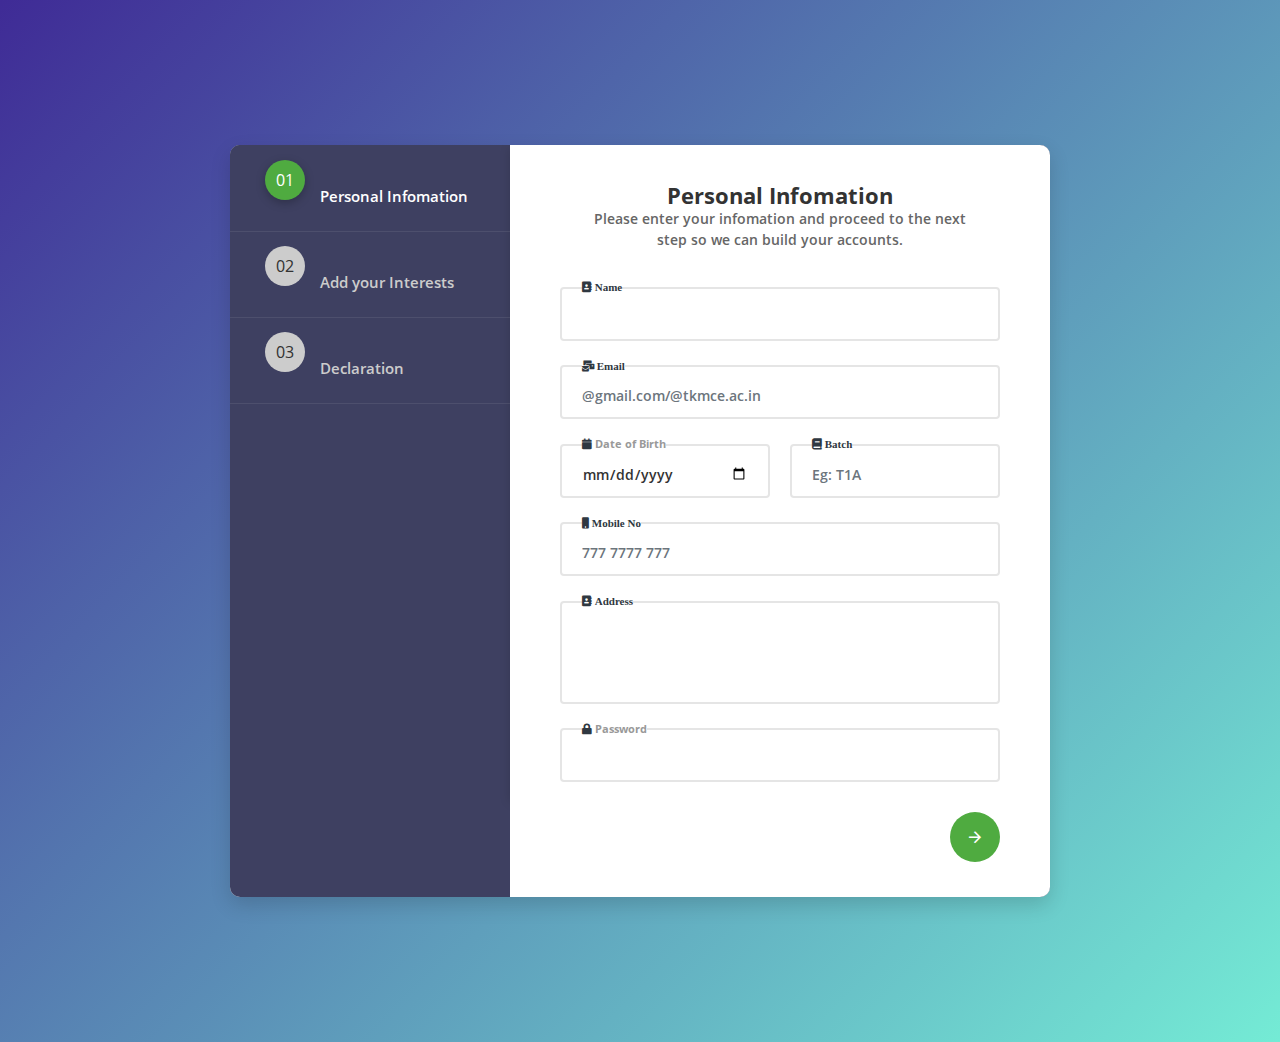
<file: index.html>
<!DOCTYPE html>
<html>

<head>
	<meta charset="utf-8">
	<link rel="stylesheet" href="https://cdnjs.cloudflare.com/ajax/libs/font-awesome/5.15.0/css/all.min.css">
	<title>ISTE Registration</title>
	<!-- Mobile Specific Metas -->
	<meta name="viewport" content="width=device-width, initial-scale=1, maximum-scale=1">
	<!-- Font-->
	<link rel="stylesheet" type="text/css" href="css/opensans-font.css">
	<link rel="stylesheet" type="text/css" href="fonts/material-design-iconic-font/css/material-design-iconic-font.min.css">
	<!-- Main Style Css -->
	<link rel="stylesheet" href="https://cdnjs.cloudflare.com/ajax/libs/font-awesome/5.15.0/css/all.min.css">
	<link rel="stylesheet" href="https://cdnjs.cloudflare.com/ajax/libs/twitter-bootstrap/4.5.2/css/bootstrap.min.css">
	<link rel="stylesheet" href="css/style.css"/>
	<style>
		.fa,
		.fas {
			color: rgb(47, 56, 65);
		}

		.btn {
			background: #3e4061;
			color: white;


		}
	</style>
</head>

<body>
	<div class="page-content">
		<div class="form-v1-content">
			<div class="wizard-form">
				<form class="form-register" action="#" method="post">
					<div id="form-total">
						<!-- SECTION 1 -->
						<h2>
							<p class="step-icon"><span>01</span></p>
							<span class="step-text">Personal Infomation</span>
						</h2>
						<section>
							<div class="inner">
								<div class="wizard-header">
									<h3 class="heading">Personal Infomation</h3>
									<p>Please enter your infomation and proceed to the next step so we can build your
										accounts. </p>
								</div>
								<div class="form-row">
									<div class="form-holder form-holder-2">
										<fieldset>
											<legend><i class="fas fa-address-book "> Name</i></legend>
											<input type="text" name="name" id="your_email" class="form-control"
												pattern="[^@]+@[^@]+.[a-zA-Z]{2,6}" placeholder="" required>
										</fieldset>
									</div>
								</div>
								<div class="form-row">
									<div class="form-holder form-holder-2">
										<fieldset>
											<legend><i class="fas fa-mail-bulk"> Email</i></legend>
											<input type="email" name="email" id="email" class="form-control "
												pattern="[^@]+@[^@]+.[a-zA-Z]{2,6}"
												placeholder="@gmail.com/@tkmce.ac.in" required>
										</fieldset>
										<div class="alert"  role="alert" style="display: none;" id="emailalert">
											<h6 class="p-0 m-0"> * please enter a valid email</h6>
										</div>
									</div>
								</div>
								<div class="form-row">
									<div class="form-holder">
										<fieldset>
											<legend><i class="fa fa-calendar" aria-hidden="true"></i> Date of Birth
											</legend>
											<input type="date" class="form-control" id="first-name" name="dob"
												placeholder="Date of Birth" required>
										</fieldset>
									</div>
									<div class="form-holder">
										<fieldset>
											<legend><i class="fa fa-book" aria-hidden="true"> Batch</i></legend>
											<input title="Eg. T1B/R1 etc" type="text" class="form-control"
												id="last-name" name="batch" placeholder="Eg: T1A" required>
										</fieldset>
									</div>
								</div>
								<div class="form-row">
									<div class="form-holder form-holder-2">
										<fieldset>
											<legend><i class="fas fa-mobile"> Mobile No </i></legend>
											<input type="number" class="form-control" id="phone" name="phone"
												placeholder="777 7777 777" required >
										</fieldset>
										<div class="alert"  role="alert" style="display: none;" id="phonealert">
											<h6 class="p-0 m-0"> * please enter a valid phone number</h6>
										</div>
									</div>
								</div>
								<div class="form-row">
									<div class="form-holder form-holder-2">
										<fieldset>
											<legend><i class="fas fa-address-book "> Address</i></legend>
											<textarea style="border: 0px; width: 100%; resize: none;"
												class="form-control" id="exampleFormControlTextarea1" rows="3"
												required></textarea>
										</fieldset>
									</div>
								</div>
								<div class="form-row">
									<div class="form-holder form-holder-2">
										<fieldset>
											<legend><i class="fas fa-lock"></i> Password</legend>
											<input type="password" class="form-control" id="ssn" name="password"
												required>
										</fieldset>
									</div>
								</div>
							</div>
						</section>
						<!-- SECTION 2 -->
						<h2>
							<p class="step-icon"><span>02</span></p>
							<span class="step-text">Add your Interests</span>
						</h2>
						<section>
							<div class='container-fluid'>
								<h5 class="checkbox_head" style="color:rgb(109, 111, 216);">Select atleast 2 Interests,
									2 Career preferences and 3 Services</h5>
								<div class="form-row mt-1 mb-1">

									<div class=" form-group col-sm-4 col-12 p-2">

										<div class="dropdown open drop-1">
											<button class="btn  dropdown-toggle w-100" type="button" id="triggerId"
												data-toggle="dropdown" aria-haspopup="true" aria-expanded="false">
												<h5 class='title_c'>Special Interest</h5>
											</button>
											<div class="dropdown-menu w-100 pl-3 pr-3" aria-labelledby="triggerId">
												<p class="dropdown-item pt-0 pb-0">
												<div class="form-check">
													<div id="check1" name="check1">
														<label class="form-check-label">
															<input type="checkbox" class="form-check-input"
																name="interest[]" id="interest" value="Sports">
															Sports
														</label>
													</div>
													<div class="form-check">
														<label class="form-check-label">
															<input type="checkbox" class="form-check-input"
																name="interest[]" id="interest" value="Games">
															Games
														</label>
													</div>
													<div class="form-check">
														<label class="form-check-label">
															<input type="checkbox" class="form-check-input"
																name="interest[]" id="interest" value="Reading">
															Reading
														</label>
													</div>
													<div class="form-check">
														<label class="form-check-label">
															<input type="checkbox" class="form-check-input"
																name="interest[]" id="interest" value="Literacy">
															Literary
														</label>
													</div>

													<div class="form-check">
														<label class="form-check-label">
															<input type="checkbox" class="form-check-input"
																name="interest[]" id="interest" value="Drama">
															Drama
														</label>
													</div>

													<div class="form-check">
														<label class="form-check-label">
															<input type="checkbox" class="form-check-input"
																name="interest[]" id="interest" value="Music">
															Music
														</label>
													</div>
													<div class="form-check">
														<label class="form-check-label">
															<input type="checkbox" class="form-check-input"
																name="interest[]" id="interest" value="Photography">
															Photography
														</label>
													</div>
													<script type="text/javascript">
														$(document).ready(function () {
															$("input[name='interest[]']").change(function () {
																var maxAllowed = 2;
																var cnt = $("input[name='interest[]']:checked").length;
																if (cnt > maxAllowed) {
																	$(this).prop("checked", "");
																	alert('Select maximum ' + maxAllowed + ' Interests!');
																}
															});
														});
													</script>
												</div>

												</p>

											</div>
										</div>
									</div>



									<div class=" form-group col-sm-4 col-12 p-2">

										<div class="dropdown open  drop-1">
											<button class="btn  dropdown-toggle w-100" type="button" id="triggerId"
												data-toggle="dropdown" aria-haspopup="true" aria-expanded="false">
												<h5 class='title_c'>Career Preference</h5>
											</button>
											<div class="dropdown-menu w-100 pr-3 pl-3" aria-labelledby="triggerId">
												<p class="dropdown-item" href="#">
												<div class="form-check">
													<div id="check2" name="check2">
														<label class="form-check-label">
															<input type="checkbox" class="form-check-input"
																name="career[]" id="" value="Teaching">
															Teaching
														</label>
													</div>
													<div class="form-check">
														<label class="form-check-label">
															<input type="checkbox" class="form-check-input"
																name="career[]" id="" value="Research Work">
															Research Work
														</label>
													</div>
													<div class="form-check">
														<label class="form-check-label">
															<input type="checkbox" class="form-check-input"
																name="career[]" id="" value="Government Job">
															Govt. Job
														</label>
													</div>
													<div class="form-check">
														<label class="form-check-label">
															<input type="checkbox" class="form-check-input"
																name="career[]" id="" value="Public Sector">
															Public Sector Undertaking
														</label>
													</div>


													<div class="form-check">
														<label class="form-check-label">
															<input type="checkbox" class="form-check-input"
																name="career[]" id="" value="Private">
															Private Industry
														</label>
													</div>

													<div class="form-check">
														<label class="form-check-label">
															<input type="checkbox" class="form-check-input"
																name="career[]" id="" value="Studies">
															Higher Studies
														</label>
													</div>
													<div class="form-check">
														<label class="form-check-label">
															<input type="checkbox" class="form-check-input"
																name="career[]" id="" value="Management Studies">
															Management Studies
														</label>
													</div>
													<script type="text/javascript">
														$(document).ready(function () {
															$("input[name='career[]']").change(function () {
																var maxAllowed = 2;
																var cnt = $("input[name='career[]']:checked").length;
																if (cnt > maxAllowed) {
																	$(this).prop("checked", "");
																	alert('Select maximum ' + maxAllowed + ' Preferences!');
																}
															});
														});
													</script>
												</div>

												</p>

											</div>
										</div>
									</div>
									<div class=" form-group col-sm-4 col-12  p-2">
										<div class="dropdown open drop-1">
											<button class="btn dropdown-toggle w-100" type="button" id="triggerId"
												data-toggle="dropdown" aria-haspopup="true" aria-expanded="false">
												<h5 class='title_c'>Type of services</h5>
											</button>
											<div style="font-size: small;" class="dropdown-menu w-100 pr-4 pl-4"
												aria-labelledby="triggerId">
												<p class="dropdown-item" href="#">
												<div class="form-check">
													<div id="check3" name="check3">
														<label class="form-check-label">
															<input type="checkbox" class="form-check-input"
																name="services[]" id=""
																value="Coaching for competitive examination, job interview">
															Coaching for competitive <br> examination, job interview
														</label>
													</div>
													<div class="form-check">
														<label class="form-check-label">
															<input type="checkbox" class="form-check-input"
																name="services[]" id="" value="Supervisory and
															communication skill development">
															Supervisory and
															communication <br> skill
														</label>
													</div>
													<div class="form-check">
														<label class="form-check-label">
															<input type="checkbox" class="form-check-input"
																name="services[]" id=""
																value="Training for self-employment">
															Training for self-employment
														</label>
													</div>
													<div class="form-check">
														<label class="form-check-label">
															<input type="checkbox" class="form-check-input"
																name="services[]" id=""
																value="Guidance on job opportunities in India and abroad">
															Guidance on job opportunities
															<br>in India and abroad
														</label>
													</div>


													<div class="form-check">
														<label class="form-check-label">
															<input type="checkbox" class="form-check-input"
																name="services[]" id=""
																value="Arranging training in industries and visit to industry">
															Arranging training in industries <br> and visit to industry
														</label>
													</div>

													<div class="form-check">
														<label class="form-check-label">
															<input type="checkbox" class="form-check-input"
																name="services[]" id=""
																value="Awareness on social, cultural and ethical values and norms">
															Awareness on social, cultural <br> and ethical values and
															norms
														</label>
													</div>
													<div class="form-check">
														<label class="form-check-label">
															<input type="checkbox" class="form-check-input"
																name="services[]" id=""
																value="General counselling services">
															General counselling services
														</label>
													</div>
													<script type="text/javascript">
														$(document).ready(function () {
															$("input[name='services[]']").change(function () {
																var maxAllowed = 3;
																var cnt = $("input[name='services[]']:checked").length;
																if (cnt > maxAllowed) {
																	$(this).prop("checked", "");
																	alert('Select maximum ' + maxAllowed + ' Services!');
																}
															});
														});
													</script>
												</div>
												</p>
											</div>
										</div>
									</div>
								</div>
							</div>

						</section>
						<!-- SECTION 3 -->
						<h2>
							<p class="step-icon"><span>03</span></p>
							<span class="step-text">Declaration</span>
						</h2>
						<section>
							<p style="padding: 5em;" "font-size:small;font-weight:500;font-family:sans-serif d-flex text-align-justify">
								I agree to abide by the rules and the regulations of the ISTE regarding Student Membership and
								functioning of Student Chapters.Single Student Membership will not be entertained. <br> Kindly apply
								along with all Students and through ISTE Student Chapter only </p>

						</section>
					</div>
				</form>
			</div>
		</div>
	</div>
	<script src="js/jquery-3.3.1.min.js"></script>
	<script src="js/jquery.steps.js"></script>
	<script src="https://cdnjs.cloudflare.com/ajax/libs/popper.js/1.11.0/umd/popper.min.js"
		integrity="sha384-b/U6ypiBEHpOf/4+1nzFpr53nxSS+GLCkfwBdFNTxtclqqenISfwAzpKaMNFNmj4"
		crossorigin="anonymous"></script>
	<script src="https://cdnjs.cloudflare.com/ajax/libs/twitter-bootstrap/4.5.2/js/bootstrap.min.js"></script>
	<script src="js/main.js"></script>
</body><!-- This templates was made by Colorlib (https://colorlib.com) -->

</html>
</file>
<file: css/opensans-font.css>
@font-face {
    font-family: 'Open Sans';
    src: url('../fonts/Open_Sans/OpenSans-ExtraBold.ttf') format('truetype');
    font-weight: 800;
    font-style: normal;
}

@font-face {
    font-family: 'Open Sans';
    src: url('../fonts/Open_Sans/OpenSans-Regular.ttf') format('truetype');
    font-weight: normal;
    font-style: normal;
}

@font-face {
    font-family: 'Open Sans';
    src: url('../fonts/Open_Sans/OpenSans-ExtraBoldItalic.ttf') format('truetype');
    font-weight: 800;
    font-style: italic;
}

@font-face {
    font-family: 'Open Sans';
    src: url('../fonts/Open_Sans/OpenSans-Light.ttf') format('truetype');
    font-weight: 300;
    font-style: normal;
}

@font-face {
    font-family: 'Open Sans';
    src: url('../fonts/Open_Sans/OpenSans-SemiBold.ttf') format('truetype');
    font-weight: 600;
    font-style: normal;
}

@font-face {
    font-family: 'Open Sans';
    src: url('../fonts/Open_Sans/OpenSans-SemiBoldItalic.ttf') format('truetype');
    font-weight: 600;
    font-style: italic;
}

@font-face {
    font-family: 'Open Sans';
    src: url('../fonts/Open_Sans/OpenSans-BoldItalic.ttf') format('truetype');
    font-weight: bold;
    font-style: italic;
}

@font-face {
    font-family: 'Open Sans';
    src: url('../fonts/Open_Sans/OpenSans-Bold.ttf') format('truetype');
    font-weight: bold;
    font-style: normal;
}

@font-face {
    font-family: 'Open Sans';
    src: url('../fonts/Open_Sans/OpenSans-LightItalic.ttf') format('truetype');
    font-weight: 300;
    font-style: italic;
}

@font-face {
    font-family: 'Open Sans';
    src: url('../fonts/Open_Sans/OpenSans-Italic.ttf') format('truetype');
    font-weight: normal;
    font-style: italic;
}
</file>
<file: css/style.css>
body {
	margin:  0;
}
#phone,input::-webkit-outer-spin-button,
input::-webkit-inner-spin-button {
  -webkit-appearance: none;
  margin: 0;
}
#phone
		 {
  -moz-appearance: textfield;
}
.container-fluid{

    
    padding-top: 70%;
    padding-bottom: 50%;
}
.page-content {
	width: 100%;
	margin:  0 auto;
	display: flex;
	display: -webkit-flex;
	justify-content: center;
	-o-justify-content: center;
	-ms-justify-content: center;
	-moz-justify-content: center;
	-webkit-justify-content: center;
	align-items: center;
	-o-align-items: center;
	-ms-align-items: center;
	-moz-align-items: center;
	-webkit-align-items: center;
    background-image: -moz-linear-gradient( 136deg, rgb(116,235,213) 0%, rgb(63,43,150) 100%);
    background-image: -webkit-linear-gradient( 136deg, rgb(116,235,213) 0%, rgb(63,43,150) 100%);
    background-image: -ms-linear-gradient( 136deg, rgb(116,235,213) 0%, rgb(63,43,150) 100%);
}
.form-v1-content   {
	background: #fff;
	width: 820px;
	box-shadow: 0px 8px 20px 0px rgba(0, 0, 0, 0.15);
	-o-box-shadow: 0px 8px 20px 0px rgba(0, 0, 0, 0.15);
	-ms-box-shadow: 0px 8px 20px 0px rgba(0, 0, 0, 0.15);
	-moz-box-shadow: 0px 8px 20px 0px rgba(0, 0, 0, 0.15);
	-webkit-box-shadow: 0px 8px 20px 0px rgba(0, 0, 0, 0.15);
	border-radius: 10px;
	-o-border-radius: 10px;
	-ms-border-radius: 10px;
	-moz-border-radius: 10px;
	-webkit-border-radius: 10px;
	margin: 145px 0;
	font-family: 'Open Sans', sans-serif;
	position: relative;
	display: flex;
	display: -webkit-flex;
}

.form-v1-content .wizard-form {
	width: 100%;
}
.form-register .vertical {
    display: block;
    width: 100%;
    overflow: hidden;
    background: #3e4061;
    border-radius: 10px;
    -o-border-radius: 10px;
	-ms-border-radius: 10px;
	-moz-border-radius: 10px;
	-webkit-border-radius: 10px;
}
.form-register .steps {
    float: left;
    width: 280px;
    background: #3e4061;
}
.form-register .steps ul {
    list-style: none;
    padding-left: 0;
    margin: 0;
}
.form-register .steps li,
.form-register .steps li.current {
	outline: none;
	-o-outline: none;
    -ms-outline: none;
    -moz-outline: none;
    -webkit-outline: none;
    position: relative;
}
.form-register .steps li::after {
	width: 280px;
	height: 1px;
	content: "";
	background: rgba(255, 255, 255, 0.08);
	position: absolute;
	top: 100%;
}
.form-register .steps li .current-info {
	display: none;
}
.form-register .steps li a {
	text-decoration: none;
	outline: none;
	-o-outline: none;
    -ms-outline: none;
    -moz-outline: none;
    -webkit-outline: none;
}
.form-register .steps li a .title {
	display: flex;
	padding: 15px 25px 15px 35px;
}
.form-register .steps li a .title .step-icon { 
    width: 40px;
    height: 40px;
    border-radius: 50%;
    -o-border-radius: 50%;
    -ms-border-radius: 50%;
    -moz-border-radius: 50%;
    -webkit-border-radius: 50%;
    background: #ccc;
    position: relative;
    outline: none;
    -o-outline: none;
    -ms-outline: none;
    -moz-outline: none;
    -webkit-outline: none;
    color: #333;
    font-size: 16px;
    margin-right: 15px;
}
.form-register .steps li a .step-icon span {
	position: absolute;
	top: 50%;
	left: 50%;
	transform: translate(-50%, -50%);
	-o-transform: translate(-50%, -50%);
    -ms-transform: translate(-50%, -50%);
    -moz-transform: translate(-50%, -50%);
    -webkit-transform: translate(-50%, -50%);
}

.form-register .steps li.current a .step-icon,
.form-register .steps li.current a:active .step-icon,
.form-register .steps li.done a .step-icon,
.form-register .steps li.done a:active .step-icon {
    background: #4fab40;
    color: #fff;
    box-shadow: 0px 3px 10px 0px rgba(0, 0, 0, 0.25);
	-o-box-shadow: 0px 3px 10px 0px rgba(0, 0, 0, 0.25);
    -ms-box-shadow: 0px 3px 10px 0px rgba(0, 0, 0, 0.25);
    -moz-box-shadow: 0px 3px 10px 0px rgba(0, 0, 0, 0.25);
    -webkit-box-shadow: 0px 3px 10px 0px rgba(0, 0, 0, 0.25);
}
.form-register .steps li a .step-text {
    color: #ccc;
    font-weight: 600;
    font-size: 15px;
    padding: 25px 0 8px;
}
.form-register .steps .current .step-text,
.form-register .steps .done .step-text {
	color: #fff;
}
.form-register .content {
    box-shadow: 0px 3px 10px 0px rgba(0, 0, 0, 0.15);
    -o-box-shadow: 0px 3px 10px 0px rgba(0, 0, 0, 0.15);
    -ms-box-shadow: 0px 3px 10px 0px rgba(0, 0, 0, 0.15);
    -moz-box-shadow: 0px 3px 10px 0px rgba(0, 0, 0, 0.15);
    -webkit-box-shadow: 0px 3px 10px 0px rgba(0, 0, 0, 0.15);
    float: right;
    width: 540px;
    background: #fff;
}
.form-register .content h2 {
	display: none;
}
.form-register .content .inner {
	padding: 0 50px;
}
.form-register .content .wizard-header {
	text-align: center;
    padding: 37px 30px 13px;
}
.form-register .content #form-total-p-2 .wizard-header {
	text-align: center;
    padding: 37px 30px 30px;
}
.form-register .content .inner h3 {
	font-size: 22px;
    color: #333;
    font-weight: 700;
    margin: 0;
}
.form-register .content .inner p {
	color: #666;
	font-size: 14px;
	font-weight: 600;
}
.inner .form-row-total {
	box-shadow: 0px 3px 10px 0px rgba(0, 0, 0, 0.15);
	-o-box-shadow: 0px 3px 10px 0px rgba(0, 0, 0, 0.15);
	-ms-box-shadow: 0px 3px 10px 0px rgba(0, 0, 0, 0.15);
	-moz-box-shadow: 0px 3px 10px 0px rgba(0, 0, 0, 0.15);
	-webkit-box-shadow: 0px 3px 10px 0px rgba(0, 0, 0, 0.15);
    margin-bottom: 40px;
    margin-top: 10px;
}
.inner .form-row {
    display: flex;
    margin: 0 -10px;
    position: relative;
}
.inner .form-row .form-holder {
    width: 50%;
    padding: 0 10px;
    margin-bottom: 17px;
    position: relative;
}
.inner .form-row .form-holder.form-holder-1 {
    width: 65.3%;
}
.inner .form-row .form-holder.form-holder-2 {
	width: 100%;
	position: relative;
}
.inner .form-row .form-holder.form-holder-3 {
	margin-bottom: 0;
}
.inner .form-row .form-row-inner {
	position: relative;
}
.inner .form-row #radio {
    margin-top: -5px;
    margin-left: 7px;
}
.inner .form-row #checkbox {
	margin: 10px 0 28px 11px;
    font-size: 15px;
    color: #666;
    font-weight: 400;
}
.inner .form-row .form-holder label.special-label {
    display: block;
    float: none;
    margin-top: 8px;
    margin-bottom: 15px;
    padding-right: 0px;
    color: #666;
    font-size: 16px;
    font-weight: 400;
}
.inner .form-row .form-holder fieldset {
	border:  2px solid #e5e5e5;
	border-radius: 4px;
	-moz-border-radius: 4px;
    -webkit-border-radius: 4px;
    -o-border-radius: 4px;
    -ms-border-radius: 4px;
    padding: 0 20px;
}
.inner .form-row .form-holder legend {
    width: max-content;
	font-size: 11px;
	font-weight: 700;
	color: #999;
}
.inner .form-row .form-holder input,
.inner .form-row .form-holder select {
    width: 100%;
    padding: 5px 0px 13px;
    border: none;
    appearance: unset;
    -moz-appearance: unset;
    -webkit-appearance: unset;
    -o-appearance: unset;
    -ms-appearance: unset;
    outline: none;
    -moz-outline: none;
    -webkit-outline: none;
    -o-outline: none;
    -ms-outline: none;
    font-family: 'Open Sans', sans-serif;
    font-weight: 600;
    font-size: 14px;
    box-sizing: border-box;
    -webkit-box-sizing: border-box;
    -moz-box-sizing: border-box;
    -o-box-sizing: border-box;
    -ms-box-sizing: border-box;
    border-radius: 4px;
	-moz-border-radius: 4px;
    -webkit-border-radius: 4px;
    -o-border-radius: 4px;
    -ms-border-radius: 4px;
}
.inner .form-row .form-holder input {
    color: #333;
}
.inner .form-row .form-holder input#find_bank {
	border:  2px solid #e5e5e5;
	padding: 11px 20px;
}
.inner .form-row .form-holder input.radio {
	display: none;
}
.inner .form-row-total label {
    width: 146.5px;
    height: 130px;
    display: block;
    cursor: pointer;
    -webkit-box-sizing: border-box;
    -moz-box-sizing: border-box;
    -o-box-sizing: border-box;
    -ms-box-sizing: border-box;
    box-sizing: border-box;
    float: left;
    text-align: center;
}
.inner .form-row-total label img {
	padding-top: 25px;
}
.inner .form-row-total .label-above {
	border-bottom:  1px solid #e5e5e5;
}
.inner .form-row-total .bank-1-label,
.inner .form-row-total .bank-2-label,
.inner .form-row-total .bank-4-label,
.inner .form-row-total .bank-5-label {
	border-right: 1px solid #e5e5e5;
}
.inner .form-row-total input#bank-1:checked + label,
.inner .form-row-total input#bank-2:checked + label,
.inner .form-row-total input#bank-3:checked + label,
.inner .form-row-total input#bank-4:checked + label,
.inner .form-row-total input#bank-5:checked + label,
.inner .form-row-total input#bank-6:checked + label {
	border: none;
	box-shadow: 0px 3px 10px 0px rgba(0, 0, 0, 0.15);
	-o-box-shadow: 0px 3px 10px 0px rgba(0, 0, 0, 0.15);
	-ms-box-shadow: 0px 3px 10px 0px rgba(0, 0, 0, 0.15);
	-moz-box-shadow: 0px 3px 10px 0px rgba(0, 0, 0, 0.15);
	-webkit-box-shadow: 0px 3px 10px 0px rgba(0, 0, 0, 0.15);
}
.inner .form-row .form-holder .plan-icon {
    background: #999;
    width: 65px;
    height: 65px;
    border-radius: 50%;
    -o-border-radius: 50%;
	-ms-border-radius: 50%;
	-moz-border-radius: 50%;
	-webkit-border-radius: 50%;
    position: relative;
    float: left;
    margin-right: 23px;
    margin-top: -4px;
    cursor: pointer;
}
.inner .form-row .form-holder .plan-icon img {
	position: absolute;
    top: 50%;
    left: 50%;
    transform: translate(-50%,-50%);
    -o-transform: translate(-50%,-50%);
	-ms-transform: translate(-50%,-50%);
	-moz-transform: translate(-50%,-50%);
	-webkit-transform: translate(-50%,-50%);
}
.inner .form-row .form-holder .plan-total {
    margin-bottom: 55px;
}
.inner .form-row .form-holder .plan-total .plan-title {
	font-size: 18px;
	color: #333;
	font-weight: 700;
}
.inner .form-row .form-holder .plan-total .plan-text {
	font-size: 14px;
	color: #666;
	font-weight: 600;
    margin: 0;
    padding-top: 5px;
}
.inner .form-row .form-holder input#plan-1:checked + label,
.inner .form-row .form-holder input#plan-2:checked + label,
.inner .form-row .form-holder input#plan-3:checked + label {
	background: #4fab40;
}
.inner .form-row .form-holder select {
	font-size: 14px;
    color: #666;
    font-weight: 600;
    background: #fff url('../images/form-v1-icon.png') no-repeat scroll;
    background-position: right 6px center;
    z-index: 1;
    cursor: pointer;
    position: relative;
    border:  2px solid #e5e5e5;
    padding: 10.4px 13px;
}
.inner .form-row .form-holder .input-border {
	border:  2px solid #e5e5e5;
	padding: 11px 20px;
    margin-top: 8px;
}
.inner .form-row.form-row-date .form-holder select {
    float: left;
    width: 20.6%;
    margin-right: 15px;
}
.inner .form-row.form-row-date .form-holder select#year {
    width: 27.28%;
}
.inner .form-row .form-holder input::-webkit-input-placeholder { Chrome/Opera/Safari
  color: #666;
  font-size: 14px;
}
.inner .form-row .form-holder input::-moz-placeholder { Firefox 19+
  color: #666;
  font-size: 14px;
}
.inner .form-row .form-holder input:-ms-input-placeholder { IE 10+
  color: #666;
  font-size: 14px;
}
.inner .form-row .form-holder input:-moz-placeholder { Firefox 18-
  color: #666;
  font-size: 14px;
}
.actions {
	float: right;
    width: 540px;
    background: #fff;
}
.actions ul {
    list-style: none;
    padding: 0 50px;
    margin: 13px 0 35px;
    display: flex;
    display: -webkit-flex;
    justify-content: space-between;
    -o-justify-content: space-between;
    -ms-justify-content: space-between;
    -moz-justify-content: space-between;
    -webkit-justify-content: space-between;
}
.actions ul li.disabled,
.actions ul li:first-child {
	opacity: 0;
}
.actions ul li {
	padding: 0;
    border: none;
    border-radius: 50%;
    -o-border-radius: 50%;
    -ms-border-radius: 50%;
    -moz-border-radius: 50%;
    -webkit-border-radius: 50%;
    display: inline-flex;
    height: 50px;
    width: 50px;
    justify-content: center;
    -o-justify-content: center;
    -ms-justify-content: center;
    -moz-justify-content: center;
    -webkit-justify-content: center;
    align-items: center;
    -o-align-items: center;
    -ms-align-items: center;
    -moz-align-items: center;
    -webkit-align-items: center;
    background: #4fab40;
    cursor: pointer;
    font-size: 18px;
}
.actions ul li:hover {
	background: #36782c;
}
.actions ul li a {
	color: #fff;
	text-decoration: none;
    padding: 13px 19px;
}

/* Responsive */
@media screen and (max-width: 1199px) {
	.form-v1-content {
		margin: 180px 20px;
	}
}
@media screen and (max-width: 991px) {
	.form-register .vertical {
		background: #fff;
	}
	.form-register .steps,
	.form-register .content,
	.actions {
		float: none;
		width: 100%;
	}
	.form-register .content,
	.inner .form-row-total {
		box-shadow: none;
		-o-box-shadow: none;
		-ms-box-shadow: none;
		-moz-box-shadow: none;
		-webkit-box-shadow: none;
	}
	.form-register .steps li a .title {
		justify-content: space-between;
		-o-justify-content: space-between;
		-ms-justify-content: space-between;
		-moz-justify-content: space-between;
		-webkit-justify-content: space-between;
	}
	.form-register .steps li::after {
		width: 100%;
	}
	.inner .form-row .form-holder.form-holder-3 {
		margin-bottom: 20px;
	}
	.inner .form-row-total label {
		margin-right: 20px;
		border:  1px solid #e5e5e5;
	}
}
@media screen and (max-width: 767px) and (min-width: 576px) {
	.inner .form-row-total label {
		width: 120px;
	}
}
@media screen and (max-width: 767px) {
	.inner .form-row.form-row-date .form-holder select {
	    width: 17.5%;
	    margin-right: 20px;
	}
} 
@media screen and (max-width: 575px) {
	.form-register .content .inner {
	    padding: 0 30px;
	}
	.form-register .content .wizard-header,
	.form-register .content #form-total-p-2 .wizard-header {
	    padding: 37px 0px 13px;
	}
	.inner .form-row {
		flex-direction: column;
		-o-flex-direction: column;
		-ms-flex-direction: column;
		-moz-flex-direction: column;
		-webkit-flex-direction: column;
		margin: 0;
	}
	.inner .form-row .form-holder {
		width: 100%;
	}
	.inner .form-row .form-holder.form-holder-1 {
	    width: 100%;
	}
	.inner .form-row .form-holder {
		padding: 0;
	}
	.inner .form-row.form-row-date .form-holder select#year,
	.inner .form-row.form-row-date .form-holder select {
		width: 100%;
		margin-bottom: 20px;
	}
	.inner .form-row .form-holder .plan-icon {
		margin-top: 4px;
	}
	.inner .form-row .form-holder .plan-total {
	    margin-left: 90px;
	}
	.inner .form-row-total label {
		margin-bottom: 20px;
	}
	.inner .form-row .form-holder.form-holder-3 {
		margin-bottom: 0;
    }
    .checkbox_head
    { 
        margin : 10px;
        padding: 10%;

    }
    .dropdown-menu
    {
        will-change: transform; position: absolute;  top: 0px; left: 0px;
    }
   
}
.title_c
{
    font-size: 15px;
}
</file>
<file: fonts/material-design-iconic-font/css/material-design-iconic-font.min.css>
@font-face{font-family:Material-Design-Iconic-Font;src:url(../fonts/Material-Design-Iconic-Font.woff2?v=2.2.0) format('woff2'),url(../fonts/Material-Design-Iconic-Font.woff?v=2.2.0) format('woff'),url(../fonts/Material-Design-Iconic-Font.ttf?v=2.2.0) format('truetype')}.zmdi{display:inline-block;font:normal normal normal 14px/1 'Material-Design-Iconic-Font';font-size:inherit;text-rendering:auto;-webkit-font-smoothing:antialiased;-moz-osx-font-smoothing:grayscale}.zmdi-hc-lg{font-size:1.33333333em;line-height:.75em;vertical-align:-15%}.zmdi-hc-2x{font-size:2em}.zmdi-hc-3x{font-size:3em}.zmdi-hc-4x{font-size:4em}.zmdi-hc-5x{font-size:5em}.zmdi-hc-fw{width:1.28571429em;text-align:center}.zmdi-hc-ul{padding-left:0;margin-left:2.14285714em;list-style-type:none}.zmdi-hc-ul>li{position:relative}.zmdi-hc-li{position:absolute;left:-2.14285714em;width:2.14285714em;top:.14285714em;text-align:center}.zmdi-hc-li.zmdi-hc-lg{left:-1.85714286em}.zmdi-hc-border{padding:.1em .25em;border:solid .1em #9e9e9e;border-radius:2px}.zmdi-hc-border-circle{padding:.1em .25em;border:solid .1em #9e9e9e;border-radius:50%}.zmdi.pull-left{float:left;margin-right:.15em}.zmdi.pull-right{float:right;margin-left:.15em}.zmdi-hc-spin{-webkit-animation:zmdi-spin 1.5s infinite linear;animation:zmdi-spin 1.5s infinite linear}.zmdi-hc-spin-reverse{-webkit-animation:zmdi-spin-reverse 1.5s infinite linear;animation:zmdi-spin-reverse 1.5s infinite linear}@-webkit-keyframes zmdi-spin{0%{-webkit-transform:rotate(0deg);transform:rotate(0deg)}100%{-webkit-transform:rotate(359deg);transform:rotate(359deg)}}@keyframes zmdi-spin{0%{-webkit-transform:rotate(0deg);transform:rotate(0deg)}100%{-webkit-transform:rotate(359deg);transform:rotate(359deg)}}@-webkit-keyframes zmdi-spin-reverse{0%{-webkit-transform:rotate(0deg);transform:rotate(0deg)}100%{-webkit-transform:rotate(-359deg);transform:rotate(-359deg)}}@keyframes zmdi-spin-reverse{0%{-webkit-transform:rotate(0deg);transform:rotate(0deg)}100%{-webkit-transform:rotate(-359deg);transform:rotate(-359deg)}}.zmdi-hc-rotate-90{-webkit-transform:rotate(90deg);-ms-transform:rotate(90deg);transform:rotate(90deg)}.zmdi-hc-rotate-180{-webkit-transform:rotate(180deg);-ms-transform:rotate(180deg);transform:rotate(180deg)}.zmdi-hc-rotate-270{-webkit-transform:rotate(270deg);-ms-transform:rotate(270deg);transform:rotate(270deg)}.zmdi-hc-flip-horizontal{-webkit-transform:scale(-1,1);-ms-transform:scale(-1,1);transform:scale(-1,1)}.zmdi-hc-flip-vertical{-webkit-transform:scale(1,-1);-ms-transform:scale(1,-1);transform:scale(1,-1)}.zmdi-hc-stack{position:relative;display:inline-block;width:2em;height:2em;line-height:2em;vertical-align:middle}.zmdi-hc-stack-1x,.zmdi-hc-stack-2x{position:absolute;left:0;width:100%;text-align:center}.zmdi-hc-stack-1x{line-height:inherit}.zmdi-hc-stack-2x{font-size:2em}.zmdi-hc-inverse{color:#fff}.zmdi-3d-rotation:before{content:'\f101'}.zmdi-airplane-off:before{content:'\f102'}.zmdi-airplane:before{content:'\f103'}.zmdi-album:before{content:'\f104'}.zmdi-archive:before{content:'\f105'}.zmdi-assignment-account:before{content:'\f106'}.zmdi-assignment-alert:before{content:'\f107'}.zmdi-assignment-check:before{content:'\f108'}.zmdi-assignment-o:before{content:'\f109'}.zmdi-assignment-return:before{content:'\f10a'}.zmdi-assignment-returned:before{content:'\f10b'}.zmdi-assignment:before{content:'\f10c'}.zmdi-attachment-alt:before{content:'\f10d'}.zmdi-attachment:before{content:'\f10e'}.zmdi-audio:before{content:'\f10f'}.zmdi-badge-check:before{content:'\f110'}.zmdi-balance-wallet:before{content:'\f111'}.zmdi-balance:before{content:'\f112'}.zmdi-battery-alert:before{content:'\f113'}.zmdi-battery-flash:before{content:'\f114'}.zmdi-battery-unknown:before{content:'\f115'}.zmdi-battery:before{content:'\f116'}.zmdi-bike:before{content:'\f117'}.zmdi-block-alt:before{content:'\f118'}.zmdi-block:before{content:'\f119'}.zmdi-boat:before{content:'\f11a'}.zmdi-book-image:before{content:'\f11b'}.zmdi-book:before{content:'\f11c'}.zmdi-bookmark-outline:before{content:'\f11d'}.zmdi-bookmark:before{content:'\f11e'}.zmdi-brush:before{content:'\f11f'}.zmdi-bug:before{content:'\f120'}.zmdi-bus:before{content:'\f121'}.zmdi-cake:before{content:'\f122'}.zmdi-car-taxi:before{content:'\f123'}.zmdi-car-wash:before{content:'\f124'}.zmdi-car:before{content:'\f125'}.zmdi-card-giftcard:before{content:'\f126'}.zmdi-card-membership:before{content:'\f127'}.zmdi-card-travel:before{content:'\f128'}.zmdi-card:before{content:'\f129'}.zmdi-case-check:before{content:'\f12a'}.zmdi-case-download:before{content:'\f12b'}.zmdi-case-play:before{content:'\f12c'}.zmdi-case:before{content:'\f12d'}.zmdi-cast-connected:before{content:'\f12e'}.zmdi-cast:before{content:'\f12f'}.zmdi-chart-donut:before{content:'\f130'}.zmdi-chart:before{content:'\f131'}.zmdi-city-alt:before{content:'\f132'}.zmdi-city:before{content:'\f133'}.zmdi-close-circle-o:before{content:'\f134'}.zmdi-close-circle:before{content:'\f135'}.zmdi-close:before{content:'\f136'}.zmdi-cocktail:before{content:'\f137'}.zmdi-code-setting:before{content:'\f138'}.zmdi-code-smartphone:before{content:'\f139'}.zmdi-code:before{content:'\f13a'}.zmdi-coffee:before{content:'\f13b'}.zmdi-collection-bookmark:before{content:'\f13c'}.zmdi-collection-case-play:before{content:'\f13d'}.zmdi-collection-folder-image:before{content:'\f13e'}.zmdi-collection-image-o:before{content:'\f13f'}.zmdi-collection-image:before{content:'\f140'}.zmdi-collection-item-1:before{content:'\f141'}.zmdi-collection-item-2:before{content:'\f142'}.zmdi-collection-item-3:before{content:'\f143'}.zmdi-collection-item-4:before{content:'\f144'}.zmdi-collection-item-5:before{content:'\f145'}.zmdi-collection-item-6:before{content:'\f146'}.zmdi-collection-item-7:before{content:'\f147'}.zmdi-collection-item-8:before{content:'\f148'}.zmdi-collection-item-9-plus:before{content:'\f149'}.zmdi-collection-item-9:before{content:'\f14a'}.zmdi-collection-item:before{content:'\f14b'}.zmdi-collection-music:before{content:'\f14c'}.zmdi-collection-pdf:before{content:'\f14d'}.zmdi-collection-plus:before{content:'\f14e'}.zmdi-collection-speaker:before{content:'\f14f'}.zmdi-collection-text:before{content:'\f150'}.zmdi-collection-video:before{content:'\f151'}.zmdi-compass:before{content:'\f152'}.zmdi-cutlery:before{content:'\f153'}.zmdi-delete:before{content:'\f154'}.zmdi-dialpad:before{content:'\f155'}.zmdi-dns:before{content:'\f156'}.zmdi-drink:before{content:'\f157'}.zmdi-edit:before{content:'\f158'}.zmdi-email-open:before{content:'\f159'}.zmdi-email:before{content:'\f15a'}.zmdi-eye-off:before{content:'\f15b'}.zmdi-eye:before{content:'\f15c'}.zmdi-eyedropper:before{content:'\f15d'}.zmdi-favorite-outline:before{content:'\f15e'}.zmdi-favorite:before{content:'\f15f'}.zmdi-filter-list:before{content:'\f160'}.zmdi-fire:before{content:'\f161'}.zmdi-flag:before{content:'\f162'}.zmdi-flare:before{content:'\f163'}.zmdi-flash-auto:before{content:'\f164'}.zmdi-flash-off:before{content:'\f165'}.zmdi-flash:before{content:'\f166'}.zmdi-flip:before{content:'\f167'}.zmdi-flower-alt:before{content:'\f168'}.zmdi-flower:before{content:'\f169'}.zmdi-font:before{content:'\f16a'}.zmdi-fullscreen-alt:before{content:'\f16b'}.zmdi-fullscreen-exit:before{content:'\f16c'}.zmdi-fullscreen:before{content:'\f16d'}.zmdi-functions:before{content:'\f16e'}.zmdi-gas-station:before{content:'\f16f'}.zmdi-gesture:before{content:'\f170'}.zmdi-globe-alt:before{content:'\f171'}.zmdi-globe-lock:before{content:'\f172'}.zmdi-globe:before{content:'\f173'}.zmdi-graduation-cap:before{content:'\f174'}.zmdi-home:before{content:'\f175'}.zmdi-hospital-alt:before{content:'\f176'}.zmdi-hospital:before{content:'\f177'}.zmdi-hotel:before{content:'\f178'}.zmdi-hourglass-alt:before{content:'\f179'}.zmdi-hourglass-outline:before{content:'\f17a'}.zmdi-hourglass:before{content:'\f17b'}.zmdi-http:before{content:'\f17c'}.zmdi-image-alt:before{content:'\f17d'}.zmdi-image-o:before{content:'\f17e'}.zmdi-image:before{content:'\f17f'}.zmdi-inbox:before{content:'\f180'}.zmdi-invert-colors-off:before{content:'\f181'}.zmdi-invert-colors:before{content:'\f182'}.zmdi-key:before{content:'\f183'}.zmdi-label-alt-outline:before{content:'\f184'}.zmdi-label-alt:before{content:'\f185'}.zmdi-label-heart:before{content:'\f186'}.zmdi-label:before{content:'\f187'}.zmdi-labels:before{content:'\f188'}.zmdi-lamp:before{content:'\f189'}.zmdi-landscape:before{content:'\f18a'}.zmdi-layers-off:before{content:'\f18b'}.zmdi-layers:before{content:'\f18c'}.zmdi-library:before{content:'\f18d'}.zmdi-link:before{content:'\f18e'}.zmdi-lock-open:before{content:'\f18f'}.zmdi-lock-outline:before{content:'\f190'}.zmdi-lock:before{content:'\f191'}.zmdi-mail-reply-all:before{content:'\f192'}.zmdi-mail-reply:before{content:'\f193'}.zmdi-mail-send:before{content:'\f194'}.zmdi-mall:before{content:'\f195'}.zmdi-map:before{content:'\f196'}.zmdi-menu:before{content:'\f197'}.zmdi-money-box:before{content:'\f198'}.zmdi-money-off:before{content:'\f199'}.zmdi-money:before{content:'\f19a'}.zmdi-more-vert:before{content:'\f19b'}.zmdi-more:before{content:'\f19c'}.zmdi-movie-alt:before{content:'\f19d'}.zmdi-movie:before{content:'\f19e'}.zmdi-nature-people:before{content:'\f19f'}.zmdi-nature:before{content:'\f1a0'}.zmdi-navigation:before{content:'\f1a1'}.zmdi-open-in-browser:before{content:'\f1a2'}.zmdi-open-in-new:before{content:'\f1a3'}.zmdi-palette:before{content:'\f1a4'}.zmdi-parking:before{content:'\f1a5'}.zmdi-pin-account:before{content:'\f1a6'}.zmdi-pin-assistant:before{content:'\f1a7'}.zmdi-pin-drop:before{content:'\f1a8'}.zmdi-pin-help:before{content:'\f1a9'}.zmdi-pin-off:before{content:'\f1aa'}.zmdi-pin:before{content:'\f1ab'}.zmdi-pizza:before{content:'\f1ac'}.zmdi-plaster:before{content:'\f1ad'}.zmdi-power-setting:before{content:'\f1ae'}.zmdi-power:before{content:'\f1af'}.zmdi-print:before{content:'\f1b0'}.zmdi-puzzle-piece:before{content:'\f1b1'}.zmdi-quote:before{content:'\f1b2'}.zmdi-railway:before{content:'\f1b3'}.zmdi-receipt:before{content:'\f1b4'}.zmdi-refresh-alt:before{content:'\f1b5'}.zmdi-refresh-sync-alert:before{content:'\f1b6'}.zmdi-refresh-sync-off:before{content:'\f1b7'}.zmdi-refresh-sync:before{content:'\f1b8'}.zmdi-refresh:before{content:'\f1b9'}.zmdi-roller:before{content:'\f1ba'}.zmdi-ruler:before{content:'\f1bb'}.zmdi-scissors:before{content:'\f1bc'}.zmdi-screen-rotation-lock:before{content:'\f1bd'}.zmdi-screen-rotation:before{content:'\f1be'}.zmdi-search-for:before{content:'\f1bf'}.zmdi-search-in-file:before{content:'\f1c0'}.zmdi-search-in-page:before{content:'\f1c1'}.zmdi-search-replace:before{content:'\f1c2'}.zmdi-search:before{content:'\f1c3'}.zmdi-seat:before{content:'\f1c4'}.zmdi-settings-square:before{content:'\f1c5'}.zmdi-settings:before{content:'\f1c6'}.zmdi-shield-check:before{content:'\f1c7'}.zmdi-shield-security:before{content:'\f1c8'}.zmdi-shopping-basket:before{content:'\f1c9'}.zmdi-shopping-cart-plus:before{content:'\f1ca'}.zmdi-shopping-cart:before{content:'\f1cb'}.zmdi-sign-in:before{content:'\f1cc'}.zmdi-sort-amount-asc:before{content:'\f1cd'}.zmdi-sort-amount-desc:before{content:'\f1ce'}.zmdi-sort-asc:before{content:'\f1cf'}.zmdi-sort-desc:before{content:'\f1d0'}.zmdi-spellcheck:before{content:'\f1d1'}.zmdi-storage:before{content:'\f1d2'}.zmdi-store-24:before{content:'\f1d3'}.zmdi-store:before{content:'\f1d4'}.zmdi-subway:before{content:'\f1d5'}.zmdi-sun:before{content:'\f1d6'}.zmdi-tab-unselected:before{content:'\f1d7'}.zmdi-tab:before{content:'\f1d8'}.zmdi-tag-close:before{content:'\f1d9'}.zmdi-tag-more:before{content:'\f1da'}.zmdi-tag:before{content:'\f1db'}.zmdi-thumb-down:before{content:'\f1dc'}.zmdi-thumb-up-down:before{content:'\f1dd'}.zmdi-thumb-up:before{content:'\f1de'}.zmdi-ticket-star:before{content:'\f1df'}.zmdi-toll:before{content:'\f1e0'}.zmdi-toys:before{content:'\f1e1'}.zmdi-traffic:before{content:'\f1e2'}.zmdi-translate:before{content:'\f1e3'}.zmdi-triangle-down:before{content:'\f1e4'}.zmdi-triangle-up:before{content:'\f1e5'}.zmdi-truck:before{content:'\f1e6'}.zmdi-turning-sign:before{content:'\f1e7'}.zmdi-wallpaper:before{content:'\f1e8'}.zmdi-washing-machine:before{content:'\f1e9'}.zmdi-window-maximize:before{content:'\f1ea'}.zmdi-window-minimize:before{content:'\f1eb'}.zmdi-window-restore:before{content:'\f1ec'}.zmdi-wrench:before{content:'\f1ed'}.zmdi-zoom-in:before{content:'\f1ee'}.zmdi-zoom-out:before{content:'\f1ef'}.zmdi-alert-circle-o:before{content:'\f1f0'}.zmdi-alert-circle:before{content:'\f1f1'}.zmdi-alert-octagon:before{content:'\f1f2'}.zmdi-alert-polygon:before{content:'\f1f3'}.zmdi-alert-triangle:before{content:'\f1f4'}.zmdi-help-outline:before{content:'\f1f5'}.zmdi-help:before{content:'\f1f6'}.zmdi-info-outline:before{content:'\f1f7'}.zmdi-info:before{content:'\f1f8'}.zmdi-notifications-active:before{content:'\f1f9'}.zmdi-notifications-add:before{content:'\f1fa'}.zmdi-notifications-none:before{content:'\f1fb'}.zmdi-notifications-off:before{content:'\f1fc'}.zmdi-notifications-paused:before{content:'\f1fd'}.zmdi-notifications:before{content:'\f1fe'}.zmdi-account-add:before{content:'\f1ff'}.zmdi-account-box-mail:before{content:'\f200'}.zmdi-account-box-o:before{content:'\f201'}.zmdi-account-box-phone:before{content:'\f202'}.zmdi-account-box:before{content:'\f203'}.zmdi-account-calendar:before{content:'\f204'}.zmdi-account-circle:before{content:'\f205'}.zmdi-account-o:before{content:'\f206'}.zmdi-account:before{content:'\f207'}.zmdi-accounts-add:before{content:'\f208'}.zmdi-accounts-alt:before{content:'\f209'}.zmdi-accounts-list-alt:before{content:'\f20a'}.zmdi-accounts-list:before{content:'\f20b'}.zmdi-accounts-outline:before{content:'\f20c'}.zmdi-accounts:before{content:'\f20d'}.zmdi-face:before{content:'\f20e'}.zmdi-female:before{content:'\f20f'}.zmdi-male-alt:before{content:'\f210'}.zmdi-male-female:before{content:'\f211'}.zmdi-male:before{content:'\f212'}.zmdi-mood-bad:before{content:'\f213'}.zmdi-mood:before{content:'\f214'}.zmdi-run:before{content:'\f215'}.zmdi-walk:before{content:'\f216'}.zmdi-cloud-box:before{content:'\f217'}.zmdi-cloud-circle:before{content:'\f218'}.zmdi-cloud-done:before{content:'\f219'}.zmdi-cloud-download:before{content:'\f21a'}.zmdi-cloud-off:before{content:'\f21b'}.zmdi-cloud-outline-alt:before{content:'\f21c'}.zmdi-cloud-outline:before{content:'\f21d'}.zmdi-cloud-upload:before{content:'\f21e'}.zmdi-cloud:before{content:'\f21f'}.zmdi-download:before{content:'\f220'}.zmdi-file-plus:before{content:'\f221'}.zmdi-file-text:before{content:'\f222'}.zmdi-file:before{content:'\f223'}.zmdi-folder-outline:before{content:'\f224'}.zmdi-folder-person:before{content:'\f225'}.zmdi-folder-star-alt:before{content:'\f226'}.zmdi-folder-star:before{content:'\f227'}.zmdi-folder:before{content:'\f228'}.zmdi-gif:before{content:'\f229'}.zmdi-upload:before{content:'\f22a'}.zmdi-border-all:before{content:'\f22b'}.zmdi-border-bottom:before{content:'\f22c'}.zmdi-border-clear:before{content:'\f22d'}.zmdi-border-color:before{content:'\f22e'}.zmdi-border-horizontal:before{content:'\f22f'}.zmdi-border-inner:before{content:'\f230'}.zmdi-border-left:before{content:'\f231'}.zmdi-border-outer:before{content:'\f232'}.zmdi-border-right:before{content:'\f233'}.zmdi-border-style:before{content:'\f234'}.zmdi-border-top:before{content:'\f235'}.zmdi-border-vertical:before{content:'\f236'}.zmdi-copy:before{content:'\f237'}.zmdi-crop:before{content:'\f238'}.zmdi-format-align-center:before{content:'\f239'}.zmdi-format-align-justify:before{content:'\f23a'}.zmdi-format-align-left:before{content:'\f23b'}.zmdi-format-align-right:before{content:'\f23c'}.zmdi-format-bold:before{content:'\f23d'}.zmdi-format-clear-all:before{content:'\f23e'}.zmdi-format-clear:before{content:'\f23f'}.zmdi-format-color-fill:before{content:'\f240'}.zmdi-format-color-reset:before{content:'\f241'}.zmdi-format-color-text:before{content:'\f242'}.zmdi-format-indent-decrease:before{content:'\f243'}.zmdi-format-indent-increase:before{content:'\f244'}.zmdi-format-italic:before{content:'\f245'}.zmdi-format-line-spacing:before{content:'\f246'}.zmdi-format-list-bulleted:before{content:'\f247'}.zmdi-format-list-numbered:before{content:'\f248'}.zmdi-format-ltr:before{content:'\f249'}.zmdi-format-rtl:before{content:'\f24a'}.zmdi-format-size:before{content:'\f24b'}.zmdi-format-strikethrough-s:before{content:'\f24c'}.zmdi-format-strikethrough:before{content:'\f24d'}.zmdi-format-subject:before{content:'\f24e'}.zmdi-format-underlined:before{content:'\f24f'}.zmdi-format-valign-bottom:before{content:'\f250'}.zmdi-format-valign-center:before{content:'\f251'}.zmdi-format-valign-top:before{content:'\f252'}.zmdi-redo:before{content:'\f253'}.zmdi-select-all:before{content:'\f254'}.zmdi-space-bar:before{content:'\f255'}.zmdi-text-format:before{content:'\f256'}.zmdi-transform:before{content:'\f257'}.zmdi-undo:before{content:'\f258'}.zmdi-wrap-text:before{content:'\f259'}.zmdi-comment-alert:before{content:'\f25a'}.zmdi-comment-alt-text:before{content:'\f25b'}.zmdi-comment-alt:before{content:'\f25c'}.zmdi-comment-edit:before{content:'\f25d'}.zmdi-comment-image:before{content:'\f25e'}.zmdi-comment-list:before{content:'\f25f'}.zmdi-comment-more:before{content:'\f260'}.zmdi-comment-outline:before{content:'\f261'}.zmdi-comment-text-alt:before{content:'\f262'}.zmdi-comment-text:before{content:'\f263'}.zmdi-comment-video:before{content:'\f264'}.zmdi-comment:before{content:'\f265'}.zmdi-comments:before{content:'\f266'}.zmdi-check-all:before{content:'\f267'}.zmdi-check-circle-u:before{content:'\f268'}.zmdi-check-circle:before{content:'\f269'}.zmdi-check-square:before{content:'\f26a'}.zmdi-check:before{content:'\f26b'}.zmdi-circle-o:before{content:'\f26c'}.zmdi-circle:before{content:'\f26d'}.zmdi-dot-circle-alt:before{content:'\f26e'}.zmdi-dot-circle:before{content:'\f26f'}.zmdi-minus-circle-outline:before{content:'\f270'}.zmdi-minus-circle:before{content:'\f271'}.zmdi-minus-square:before{content:'\f272'}.zmdi-minus:before{content:'\f273'}.zmdi-plus-circle-o-duplicate:before{content:'\f274'}.zmdi-plus-circle-o:before{content:'\f275'}.zmdi-plus-circle:before{content:'\f276'}.zmdi-plus-square:before{content:'\f277'}.zmdi-plus:before{content:'\f278'}.zmdi-square-o:before{content:'\f279'}.zmdi-star-circle:before{content:'\f27a'}.zmdi-star-half:before{content:'\f27b'}.zmdi-star-outline:before{content:'\f27c'}.zmdi-star:before{content:'\f27d'}.zmdi-bluetooth-connected:before{content:'\f27e'}.zmdi-bluetooth-off:before{content:'\f27f'}.zmdi-bluetooth-search:before{content:'\f280'}.zmdi-bluetooth-setting:before{content:'\f281'}.zmdi-bluetooth:before{content:'\f282'}.zmdi-camera-add:before{content:'\f283'}.zmdi-camera-alt:before{content:'\f284'}.zmdi-camera-bw:before{content:'\f285'}.zmdi-camera-front:before{content:'\f286'}.zmdi-camera-mic:before{content:'\f287'}.zmdi-camera-party-mode:before{content:'\f288'}.zmdi-camera-rear:before{content:'\f289'}.zmdi-camera-roll:before{content:'\f28a'}.zmdi-camera-switch:before{content:'\f28b'}.zmdi-camera:before{content:'\f28c'}.zmdi-card-alert:before{content:'\f28d'}.zmdi-card-off:before{content:'\f28e'}.zmdi-card-sd:before{content:'\f28f'}.zmdi-card-sim:before{content:'\f290'}.zmdi-desktop-mac:before{content:'\f291'}.zmdi-desktop-windows:before{content:'\f292'}.zmdi-device-hub:before{content:'\f293'}.zmdi-devices-off:before{content:'\f294'}.zmdi-devices:before{content:'\f295'}.zmdi-dock:before{content:'\f296'}.zmdi-floppy:before{content:'\f297'}.zmdi-gamepad:before{content:'\f298'}.zmdi-gps-dot:before{content:'\f299'}.zmdi-gps-off:before{content:'\f29a'}.zmdi-gps:before{content:'\f29b'}.zmdi-headset-mic:before{content:'\f29c'}.zmdi-headset:before{content:'\f29d'}.zmdi-input-antenna:before{content:'\f29e'}.zmdi-input-composite:before{content:'\f29f'}.zmdi-input-hdmi:before{content:'\f2a0'}.zmdi-input-power:before{content:'\f2a1'}.zmdi-input-svideo:before{content:'\f2a2'}.zmdi-keyboard-hide:before{content:'\f2a3'}.zmdi-keyboard:before{content:'\f2a4'}.zmdi-laptop-chromebook:before{content:'\f2a5'}.zmdi-laptop-mac:before{content:'\f2a6'}.zmdi-laptop:before{content:'\f2a7'}.zmdi-mic-off:before{content:'\f2a8'}.zmdi-mic-outline:before{content:'\f2a9'}.zmdi-mic-setting:before{content:'\f2aa'}.zmdi-mic:before{content:'\f2ab'}.zmdi-mouse:before{content:'\f2ac'}.zmdi-network-alert:before{content:'\f2ad'}.zmdi-network-locked:before{content:'\f2ae'}.zmdi-network-off:before{content:'\f2af'}.zmdi-network-outline:before{content:'\f2b0'}.zmdi-network-setting:before{content:'\f2b1'}.zmdi-network:before{content:'\f2b2'}.zmdi-phone-bluetooth:before{content:'\f2b3'}.zmdi-phone-end:before{content:'\f2b4'}.zmdi-phone-forwarded:before{content:'\f2b5'}.zmdi-phone-in-talk:before{content:'\f2b6'}.zmdi-phone-locked:before{content:'\f2b7'}.zmdi-phone-missed:before{content:'\f2b8'}.zmdi-phone-msg:before{content:'\f2b9'}.zmdi-phone-paused:before{content:'\f2ba'}.zmdi-phone-ring:before{content:'\f2bb'}.zmdi-phone-setting:before{content:'\f2bc'}.zmdi-phone-sip:before{content:'\f2bd'}.zmdi-phone:before{content:'\f2be'}.zmdi-portable-wifi-changes:before{content:'\f2bf'}.zmdi-portable-wifi-off:before{content:'\f2c0'}.zmdi-portable-wifi:before{content:'\f2c1'}.zmdi-radio:before{content:'\f2c2'}.zmdi-reader:before{content:'\f2c3'}.zmdi-remote-control-alt:before{content:'\f2c4'}.zmdi-remote-control:before{content:'\f2c5'}.zmdi-router:before{content:'\f2c6'}.zmdi-scanner:before{content:'\f2c7'}.zmdi-smartphone-android:before{content:'\f2c8'}.zmdi-smartphone-download:before{content:'\f2c9'}.zmdi-smartphone-erase:before{content:'\f2ca'}.zmdi-smartphone-info:before{content:'\f2cb'}.zmdi-smartphone-iphone:before{content:'\f2cc'}.zmdi-smartphone-landscape-lock:before{content:'\f2cd'}.zmdi-smartphone-landscape:before{content:'\f2ce'}.zmdi-smartphone-lock:before{content:'\f2cf'}.zmdi-smartphone-portrait-lock:before{content:'\f2d0'}.zmdi-smartphone-ring:before{content:'\f2d1'}.zmdi-smartphone-setting:before{content:'\f2d2'}.zmdi-smartphone-setup:before{content:'\f2d3'}.zmdi-smartphone:before{content:'\f2d4'}.zmdi-speaker:before{content:'\f2d5'}.zmdi-tablet-android:before{content:'\f2d6'}.zmdi-tablet-mac:before{content:'\f2d7'}.zmdi-tablet:before{content:'\f2d8'}.zmdi-tv-alt-play:before{content:'\f2d9'}.zmdi-tv-list:before{content:'\f2da'}.zmdi-tv-play:before{content:'\f2db'}.zmdi-tv:before{content:'\f2dc'}.zmdi-usb:before{content:'\f2dd'}.zmdi-videocam-off:before{content:'\f2de'}.zmdi-videocam-switch:before{content:'\f2df'}.zmdi-videocam:before{content:'\f2e0'}.zmdi-watch:before{content:'\f2e1'}.zmdi-wifi-alt-2:before{content:'\f2e2'}.zmdi-wifi-alt:before{content:'\f2e3'}.zmdi-wifi-info:before{content:'\f2e4'}.zmdi-wifi-lock:before{content:'\f2e5'}.zmdi-wifi-off:before{content:'\f2e6'}.zmdi-wifi-outline:before{content:'\f2e7'}.zmdi-wifi:before{content:'\f2e8'}.zmdi-arrow-left-bottom:before{content:'\f2e9'}.zmdi-arrow-left:before{content:'\f2ea'}.zmdi-arrow-merge:before{content:'\f2eb'}.zmdi-arrow-missed:before{content:'\f2ec'}.zmdi-arrow-right-top:before{content:'\f2ed'}.zmdi-arrow-right:before{content:'\f2ee'}.zmdi-arrow-split:before{content:'\f2ef'}.zmdi-arrows:before{content:'\f2f0'}.zmdi-caret-down-circle:before{content:'\f2f1'}.zmdi-caret-down:before{content:'\f2f2'}.zmdi-caret-left-circle:before{content:'\f2f3'}.zmdi-caret-left:before{content:'\f2f4'}.zmdi-caret-right-circle:before{content:'\f2f5'}.zmdi-caret-right:before{content:'\f2f6'}.zmdi-caret-up-circle:before{content:'\f2f7'}.zmdi-caret-up:before{content:'\f2f8'}.zmdi-chevron-down:before{content:'\f2f9'}.zmdi-chevron-left:before{content:'\f2fa'}.zmdi-chevron-right:before{content:'\f2fb'}.zmdi-chevron-up:before{content:'\f2fc'}.zmdi-forward:before{content:'\f2fd'}.zmdi-long-arrow-down:before{content:'\f2fe'}.zmdi-long-arrow-left:before{content:'\f2ff'}.zmdi-long-arrow-return:before{content:'\f300'}.zmdi-long-arrow-right:before{content:'\f301'}.zmdi-long-arrow-tab:before{content:'\f302'}.zmdi-long-arrow-up:before{content:'\f303'}.zmdi-rotate-ccw:before{content:'\f304'}.zmdi-rotate-cw:before{content:'\f305'}.zmdi-rotate-left:before{content:'\f306'}.zmdi-rotate-right:before{content:'\f307'}.zmdi-square-down:before{content:'\f308'}.zmdi-square-right:before{content:'\f309'}.zmdi-swap-alt:before{content:'\f30a'}.zmdi-swap-vertical-circle:before{content:'\f30b'}.zmdi-swap-vertical:before{content:'\f30c'}.zmdi-swap:before{content:'\f30d'}.zmdi-trending-down:before{content:'\f30e'}.zmdi-trending-flat:before{content:'\f30f'}.zmdi-trending-up:before{content:'\f310'}.zmdi-unfold-less:before{content:'\f311'}.zmdi-unfold-more:before{content:'\f312'}.zmdi-apps:before{content:'\f313'}.zmdi-grid-off:before{content:'\f314'}.zmdi-grid:before{content:'\f315'}.zmdi-view-agenda:before{content:'\f316'}.zmdi-view-array:before{content:'\f317'}.zmdi-view-carousel:before{content:'\f318'}.zmdi-view-column:before{content:'\f319'}.zmdi-view-comfy:before{content:'\f31a'}.zmdi-view-compact:before{content:'\f31b'}.zmdi-view-dashboard:before{content:'\f31c'}.zmdi-view-day:before{content:'\f31d'}.zmdi-view-headline:before{content:'\f31e'}.zmdi-view-list-alt:before{content:'\f31f'}.zmdi-view-list:before{content:'\f320'}.zmdi-view-module:before{content:'\f321'}.zmdi-view-quilt:before{content:'\f322'}.zmdi-view-stream:before{content:'\f323'}.zmdi-view-subtitles:before{content:'\f324'}.zmdi-view-toc:before{content:'\f325'}.zmdi-view-web:before{content:'\f326'}.zmdi-view-week:before{content:'\f327'}.zmdi-widgets:before{content:'\f328'}.zmdi-alarm-check:before{content:'\f329'}.zmdi-alarm-off:before{content:'\f32a'}.zmdi-alarm-plus:before{content:'\f32b'}.zmdi-alarm-snooze:before{content:'\f32c'}.zmdi-alarm:before{content:'\f32d'}.zmdi-calendar-alt:before{content:'\f32e'}.zmdi-calendar-check:before{content:'\f32f'}.zmdi-calendar-close:before{content:'\f330'}.zmdi-calendar-note:before{content:'\f331'}.zmdi-calendar:before{content:'\f332'}.zmdi-time-countdown:before{content:'\f333'}.zmdi-time-interval:before{content:'\f334'}.zmdi-time-restore-setting:before{content:'\f335'}.zmdi-time-restore:before{content:'\f336'}.zmdi-time:before{content:'\f337'}.zmdi-timer-off:before{content:'\f338'}.zmdi-timer:before{content:'\f339'}.zmdi-android-alt:before{content:'\f33a'}.zmdi-android:before{content:'\f33b'}.zmdi-apple:before{content:'\f33c'}.zmdi-behance:before{content:'\f33d'}.zmdi-codepen:before{content:'\f33e'}.zmdi-dribbble:before{content:'\f33f'}.zmdi-dropbox:before{content:'\f340'}.zmdi-evernote:before{content:'\f341'}.zmdi-facebook-box:before{content:'\f342'}.zmdi-facebook:before{content:'\f343'}.zmdi-github-box:before{content:'\f344'}.zmdi-github:before{content:'\f345'}.zmdi-google-drive:before{content:'\f346'}.zmdi-google-earth:before{content:'\f347'}.zmdi-google-glass:before{content:'\f348'}.zmdi-google-maps:before{content:'\f349'}.zmdi-google-pages:before{content:'\f34a'}.zmdi-google-play:before{content:'\f34b'}.zmdi-google-plus-box:before{content:'\f34c'}.zmdi-google-plus:before{content:'\f34d'}.zmdi-google:before{content:'\f34e'}.zmdi-instagram:before{content:'\f34f'}.zmdi-language-css3:before{content:'\f350'}.zmdi-language-html5:before{content:'\f351'}.zmdi-language-javascript:before{content:'\f352'}.zmdi-language-python-alt:before{content:'\f353'}.zmdi-language-python:before{content:'\f354'}.zmdi-lastfm:before{content:'\f355'}.zmdi-linkedin-box:before{content:'\f356'}.zmdi-paypal:before{content:'\f357'}.zmdi-pinterest-box:before{content:'\f358'}.zmdi-pocket:before{content:'\f359'}.zmdi-polymer:before{content:'\f35a'}.zmdi-share:before{content:'\f35b'}.zmdi-stackoverflow:before{content:'\f35c'}.zmdi-steam-square:before{content:'\f35d'}.zmdi-steam:before{content:'\f35e'}.zmdi-twitter-box:before{content:'\f35f'}.zmdi-twitter:before{content:'\f360'}.zmdi-vk:before{content:'\f361'}.zmdi-wikipedia:before{content:'\f362'}.zmdi-windows:before{content:'\f363'}.zmdi-aspect-ratio-alt:before{content:'\f364'}.zmdi-aspect-ratio:before{content:'\f365'}.zmdi-blur-circular:before{content:'\f366'}.zmdi-blur-linear:before{content:'\f367'}.zmdi-blur-off:before{content:'\f368'}.zmdi-blur:before{content:'\f369'}.zmdi-brightness-2:before{content:'\f36a'}.zmdi-brightness-3:before{content:'\f36b'}.zmdi-brightness-4:before{content:'\f36c'}.zmdi-brightness-5:before{content:'\f36d'}.zmdi-brightness-6:before{content:'\f36e'}.zmdi-brightness-7:before{content:'\f36f'}.zmdi-brightness-auto:before{content:'\f370'}.zmdi-brightness-setting:before{content:'\f371'}.zmdi-broken-image:before{content:'\f372'}.zmdi-center-focus-strong:before{content:'\f373'}.zmdi-center-focus-weak:before{content:'\f374'}.zmdi-compare:before{content:'\f375'}.zmdi-crop-16-9:before{content:'\f376'}.zmdi-crop-3-2:before{content:'\f377'}.zmdi-crop-5-4:before{content:'\f378'}.zmdi-crop-7-5:before{content:'\f379'}.zmdi-crop-din:before{content:'\f37a'}.zmdi-crop-free:before{content:'\f37b'}.zmdi-crop-landscape:before{content:'\f37c'}.zmdi-crop-portrait:before{content:'\f37d'}.zmdi-crop-square:before{content:'\f37e'}.zmdi-exposure-alt:before{content:'\f37f'}.zmdi-exposure:before{content:'\f380'}.zmdi-filter-b-and-w:before{content:'\f381'}.zmdi-filter-center-focus:before{content:'\f382'}.zmdi-filter-frames:before{content:'\f383'}.zmdi-filter-tilt-shift:before{content:'\f384'}.zmdi-gradient:before{content:'\f385'}.zmdi-grain:before{content:'\f386'}.zmdi-graphic-eq:before{content:'\f387'}.zmdi-hdr-off:before{content:'\f388'}.zmdi-hdr-strong:before{content:'\f389'}.zmdi-hdr-weak:before{content:'\f38a'}.zmdi-hdr:before{content:'\f38b'}.zmdi-iridescent:before{content:'\f38c'}.zmdi-leak-off:before{content:'\f38d'}.zmdi-leak:before{content:'\f38e'}.zmdi-looks:before{content:'\f38f'}.zmdi-loupe:before{content:'\f390'}.zmdi-panorama-horizontal:before{content:'\f391'}.zmdi-panorama-vertical:before{content:'\f392'}.zmdi-panorama-wide-angle:before{content:'\f393'}.zmdi-photo-size-select-large:before{content:'\f394'}.zmdi-photo-size-select-small:before{content:'\f395'}.zmdi-picture-in-picture:before{content:'\f396'}.zmdi-slideshow:before{content:'\f397'}.zmdi-texture:before{content:'\f398'}.zmdi-tonality:before{content:'\f399'}.zmdi-vignette:before{content:'\f39a'}.zmdi-wb-auto:before{content:'\f39b'}.zmdi-eject-alt:before{content:'\f39c'}.zmdi-eject:before{content:'\f39d'}.zmdi-equalizer:before{content:'\f39e'}.zmdi-fast-forward:before{content:'\f39f'}.zmdi-fast-rewind:before{content:'\f3a0'}.zmdi-forward-10:before{content:'\f3a1'}.zmdi-forward-30:before{content:'\f3a2'}.zmdi-forward-5:before{content:'\f3a3'}.zmdi-hearing:before{content:'\f3a4'}.zmdi-pause-circle-outline:before{content:'\f3a5'}.zmdi-pause-circle:before{content:'\f3a6'}.zmdi-pause:before{content:'\f3a7'}.zmdi-play-circle-outline:before{content:'\f3a8'}.zmdi-play-circle:before{content:'\f3a9'}.zmdi-play:before{content:'\f3aa'}.zmdi-playlist-audio:before{content:'\f3ab'}.zmdi-playlist-plus:before{content:'\f3ac'}.zmdi-repeat-one:before{content:'\f3ad'}.zmdi-repeat:before{content:'\f3ae'}.zmdi-replay-10:before{content:'\f3af'}.zmdi-replay-30:before{content:'\f3b0'}.zmdi-replay-5:before{content:'\f3b1'}.zmdi-replay:before{content:'\f3b2'}.zmdi-shuffle:before{content:'\f3b3'}.zmdi-skip-next:before{content:'\f3b4'}.zmdi-skip-previous:before{content:'\f3b5'}.zmdi-stop:before{content:'\f3b6'}.zmdi-surround-sound:before{content:'\f3b7'}.zmdi-tune:before{content:'\f3b8'}.zmdi-volume-down:before{content:'\f3b9'}.zmdi-volume-mute:before{content:'\f3ba'}.zmdi-volume-off:before{content:'\f3bb'}.zmdi-volume-up:before{content:'\f3bc'}.zmdi-n-1-square:before{content:'\f3bd'}.zmdi-n-2-square:before{content:'\f3be'}.zmdi-n-3-square:before{content:'\f3bf'}.zmdi-n-4-square:before{content:'\f3c0'}.zmdi-n-5-square:before{content:'\f3c1'}.zmdi-n-6-square:before{content:'\f3c2'}.zmdi-neg-1:before{content:'\f3c3'}.zmdi-neg-2:before{content:'\f3c4'}.zmdi-plus-1:before{content:'\f3c5'}.zmdi-plus-2:before{content:'\f3c6'}.zmdi-sec-10:before{content:'\f3c7'}.zmdi-sec-3:before{content:'\f3c8'}.zmdi-zero:before{content:'\f3c9'}.zmdi-airline-seat-flat-angled:before{content:'\f3ca'}.zmdi-airline-seat-flat:before{content:'\f3cb'}.zmdi-airline-seat-individual-suite:before{content:'\f3cc'}.zmdi-airline-seat-legroom-extra:before{content:'\f3cd'}.zmdi-airline-seat-legroom-normal:before{content:'\f3ce'}.zmdi-airline-seat-legroom-reduced:before{content:'\f3cf'}.zmdi-airline-seat-recline-extra:before{content:'\f3d0'}.zmdi-airline-seat-recline-normal:before{content:'\f3d1'}.zmdi-airplay:before{content:'\f3d2'}.zmdi-closed-caption:before{content:'\f3d3'}.zmdi-confirmation-number:before{content:'\f3d4'}.zmdi-developer-board:before{content:'\f3d5'}.zmdi-disc-full:before{content:'\f3d6'}.zmdi-explicit:before{content:'\f3d7'}.zmdi-flight-land:before{content:'\f3d8'}.zmdi-flight-takeoff:before{content:'\f3d9'}.zmdi-flip-to-back:before{content:'\f3da'}.zmdi-flip-to-front:before{content:'\f3db'}.zmdi-group-work:before{content:'\f3dc'}.zmdi-hd:before{content:'\f3dd'}.zmdi-hq:before{content:'\f3de'}.zmdi-markunread-mailbox:before{content:'\f3df'}.zmdi-memory:before{content:'\f3e0'}.zmdi-nfc:before{content:'\f3e1'}.zmdi-play-for-work:before{content:'\f3e2'}.zmdi-power-input:before{content:'\f3e3'}.zmdi-present-to-all:before{content:'\f3e4'}.zmdi-satellite:before{content:'\f3e5'}.zmdi-tap-and-play:before{content:'\f3e6'}.zmdi-vibration:before{content:'\f3e7'}.zmdi-voicemail:before{content:'\f3e8'}.zmdi-group:before{content:'\f3e9'}.zmdi-rss:before{content:'\f3ea'}.zmdi-shape:before{content:'\f3eb'}.zmdi-spinner:before{content:'\f3ec'}.zmdi-ungroup:before{content:'\f3ed'}.zmdi-500px:before{content:'\f3ee'}.zmdi-8tracks:before{content:'\f3ef'}.zmdi-amazon:before{content:'\f3f0'}.zmdi-blogger:before{content:'\f3f1'}.zmdi-delicious:before{content:'\f3f2'}.zmdi-disqus:before{content:'\f3f3'}.zmdi-flattr:before{content:'\f3f4'}.zmdi-flickr:before{content:'\f3f5'}.zmdi-github-alt:before{content:'\f3f6'}.zmdi-google-old:before{content:'\f3f7'}.zmdi-linkedin:before{content:'\f3f8'}.zmdi-odnoklassniki:before{content:'\f3f9'}.zmdi-outlook:before{content:'\f3fa'}.zmdi-paypal-alt:before{content:'\f3fb'}.zmdi-pinterest:before{content:'\f3fc'}.zmdi-playstation:before{content:'\f3fd'}.zmdi-reddit:before{content:'\f3fe'}.zmdi-skype:before{content:'\f3ff'}.zmdi-slideshare:before{content:'\f400'}.zmdi-soundcloud:before{content:'\f401'}.zmdi-tumblr:before{content:'\f402'}.zmdi-twitch:before{content:'\f403'}.zmdi-vimeo:before{content:'\f404'}.zmdi-whatsapp:before{content:'\f405'}.zmdi-xbox:before{content:'\f406'}.zmdi-yahoo:before{content:'\f407'}.zmdi-youtube-play:before{content:'\f408'}.zmdi-youtube:before{content:'\f409'}.zmdi-3d-rotation:before{content:'\f101'}.zmdi-airplane-off:before{content:'\f102'}.zmdi-airplane:before{content:'\f103'}.zmdi-album:before{content:'\f104'}.zmdi-archive:before{content:'\f105'}.zmdi-assignment-account:before{content:'\f106'}.zmdi-assignment-alert:before{content:'\f107'}.zmdi-assignment-check:before{content:'\f108'}.zmdi-assignment-o:before{content:'\f109'}.zmdi-assignment-return:before{content:'\f10a'}.zmdi-assignment-returned:before{content:'\f10b'}.zmdi-assignment:before{content:'\f10c'}.zmdi-attachment-alt:before{content:'\f10d'}.zmdi-attachment:before{content:'\f10e'}.zmdi-audio:before{content:'\f10f'}.zmdi-badge-check:before{content:'\f110'}.zmdi-balance-wallet:before{content:'\f111'}.zmdi-balance:before{content:'\f112'}.zmdi-battery-alert:before{content:'\f113'}.zmdi-battery-flash:before{content:'\f114'}.zmdi-battery-unknown:before{content:'\f115'}.zmdi-battery:before{content:'\f116'}.zmdi-bike:before{content:'\f117'}.zmdi-block-alt:before{content:'\f118'}.zmdi-block:before{content:'\f119'}.zmdi-boat:before{content:'\f11a'}.zmdi-book-image:before{content:'\f11b'}.zmdi-book:before{content:'\f11c'}.zmdi-bookmark-outline:before{content:'\f11d'}.zmdi-bookmark:before{content:'\f11e'}.zmdi-brush:before{content:'\f11f'}.zmdi-bug:before{content:'\f120'}.zmdi-bus:before{content:'\f121'}.zmdi-cake:before{content:'\f122'}.zmdi-car-taxi:before{content:'\f123'}.zmdi-car-wash:before{content:'\f124'}.zmdi-car:before{content:'\f125'}.zmdi-card-giftcard:before{content:'\f126'}.zmdi-card-membership:before{content:'\f127'}.zmdi-card-travel:before{content:'\f128'}.zmdi-card:before{content:'\f129'}.zmdi-case-check:before{content:'\f12a'}.zmdi-case-download:before{content:'\f12b'}.zmdi-case-play:before{content:'\f12c'}.zmdi-case:before{content:'\f12d'}.zmdi-cast-connected:before{content:'\f12e'}.zmdi-cast:before{content:'\f12f'}.zmdi-chart-donut:before{content:'\f130'}.zmdi-chart:before{content:'\f131'}.zmdi-city-alt:before{content:'\f132'}.zmdi-city:before{content:'\f133'}.zmdi-close-circle-o:before{content:'\f134'}.zmdi-close-circle:before{content:'\f135'}.zmdi-close:before{content:'\f136'}.zmdi-cocktail:before{content:'\f137'}.zmdi-code-setting:before{content:'\f138'}.zmdi-code-smartphone:before{content:'\f139'}.zmdi-code:before{content:'\f13a'}.zmdi-coffee:before{content:'\f13b'}.zmdi-collection-bookmark:before{content:'\f13c'}.zmdi-collection-case-play:before{content:'\f13d'}.zmdi-collection-folder-image:before{content:'\f13e'}.zmdi-collection-image-o:before{content:'\f13f'}.zmdi-collection-image:before{content:'\f140'}.zmdi-collection-item-1:before{content:'\f141'}.zmdi-collection-item-2:before{content:'\f142'}.zmdi-collection-item-3:before{content:'\f143'}.zmdi-collection-item-4:before{content:'\f144'}.zmdi-collection-item-5:before{content:'\f145'}.zmdi-collection-item-6:before{content:'\f146'}.zmdi-collection-item-7:before{content:'\f147'}.zmdi-collection-item-8:before{content:'\f148'}.zmdi-collection-item-9-plus:before{content:'\f149'}.zmdi-collection-item-9:before{content:'\f14a'}.zmdi-collection-item:before{content:'\f14b'}.zmdi-collection-music:before{content:'\f14c'}.zmdi-collection-pdf:before{content:'\f14d'}.zmdi-collection-plus:before{content:'\f14e'}.zmdi-collection-speaker:before{content:'\f14f'}.zmdi-collection-text:before{content:'\f150'}.zmdi-collection-video:before{content:'\f151'}.zmdi-compass:before{content:'\f152'}.zmdi-cutlery:before{content:'\f153'}.zmdi-delete:before{content:'\f154'}.zmdi-dialpad:before{content:'\f155'}.zmdi-dns:before{content:'\f156'}.zmdi-drink:before{content:'\f157'}.zmdi-edit:before{content:'\f158'}.zmdi-email-open:before{content:'\f159'}.zmdi-email:before{content:'\f15a'}.zmdi-eye-off:before{content:'\f15b'}.zmdi-eye:before{content:'\f15c'}.zmdi-eyedropper:before{content:'\f15d'}.zmdi-favorite-outline:before{content:'\f15e'}.zmdi-favorite:before{content:'\f15f'}.zmdi-filter-list:before{content:'\f160'}.zmdi-fire:before{content:'\f161'}.zmdi-flag:before{content:'\f162'}.zmdi-flare:before{content:'\f163'}.zmdi-flash-auto:before{content:'\f164'}.zmdi-flash-off:before{content:'\f165'}.zmdi-flash:before{content:'\f166'}.zmdi-flip:before{content:'\f167'}.zmdi-flower-alt:before{content:'\f168'}.zmdi-flower:before{content:'\f169'}.zmdi-font:before{content:'\f16a'}.zmdi-fullscreen-alt:before{content:'\f16b'}.zmdi-fullscreen-exit:before{content:'\f16c'}.zmdi-fullscreen:before{content:'\f16d'}.zmdi-functions:before{content:'\f16e'}.zmdi-gas-station:before{content:'\f16f'}.zmdi-gesture:before{content:'\f170'}.zmdi-globe-alt:before{content:'\f171'}.zmdi-globe-lock:before{content:'\f172'}.zmdi-globe:before{content:'\f173'}.zmdi-graduation-cap:before{content:'\f174'}.zmdi-home:before{content:'\f175'}.zmdi-hospital-alt:before{content:'\f176'}.zmdi-hospital:before{content:'\f177'}.zmdi-hotel:before{content:'\f178'}.zmdi-hourglass-alt:before{content:'\f179'}.zmdi-hourglass-outline:before{content:'\f17a'}.zmdi-hourglass:before{content:'\f17b'}.zmdi-http:before{content:'\f17c'}.zmdi-image-alt:before{content:'\f17d'}.zmdi-image-o:before{content:'\f17e'}.zmdi-image:before{content:'\f17f'}.zmdi-inbox:before{content:'\f180'}.zmdi-invert-colors-off:before{content:'\f181'}.zmdi-invert-colors:before{content:'\f182'}.zmdi-key:before{content:'\f183'}.zmdi-label-alt-outline:before{content:'\f184'}.zmdi-label-alt:before{content:'\f185'}.zmdi-label-heart:before{content:'\f186'}.zmdi-label:before{content:'\f187'}.zmdi-labels:before{content:'\f188'}.zmdi-lamp:before{content:'\f189'}.zmdi-landscape:before{content:'\f18a'}.zmdi-layers-off:before{content:'\f18b'}.zmdi-layers:before{content:'\f18c'}.zmdi-library:before{content:'\f18d'}.zmdi-link:before{content:'\f18e'}.zmdi-lock-open:before{content:'\f18f'}.zmdi-lock-outline:before{content:'\f190'}.zmdi-lock:before{content:'\f191'}.zmdi-mail-reply-all:before{content:'\f192'}.zmdi-mail-reply:before{content:'\f193'}.zmdi-mail-send:before{content:'\f194'}.zmdi-mall:before{content:'\f195'}.zmdi-map:before{content:'\f196'}.zmdi-menu:before{content:'\f197'}.zmdi-money-box:before{content:'\f198'}.zmdi-money-off:before{content:'\f199'}.zmdi-money:before{content:'\f19a'}.zmdi-more-vert:before{content:'\f19b'}.zmdi-more:before{content:'\f19c'}.zmdi-movie-alt:before{content:'\f19d'}.zmdi-movie:before{content:'\f19e'}.zmdi-nature-people:before{content:'\f19f'}.zmdi-nature:before{content:'\f1a0'}.zmdi-navigation:before{content:'\f1a1'}.zmdi-open-in-browser:before{content:'\f1a2'}.zmdi-open-in-new:before{content:'\f1a3'}.zmdi-palette:before{content:'\f1a4'}.zmdi-parking:before{content:'\f1a5'}.zmdi-pin-account:before{content:'\f1a6'}.zmdi-pin-assistant:before{content:'\f1a7'}.zmdi-pin-drop:before{content:'\f1a8'}.zmdi-pin-help:before{content:'\f1a9'}.zmdi-pin-off:before{content:'\f1aa'}.zmdi-pin:before{content:'\f1ab'}.zmdi-pizza:before{content:'\f1ac'}.zmdi-plaster:before{content:'\f1ad'}.zmdi-power-setting:before{content:'\f1ae'}.zmdi-power:before{content:'\f1af'}.zmdi-print:before{content:'\f1b0'}.zmdi-puzzle-piece:before{content:'\f1b1'}.zmdi-quote:before{content:'\f1b2'}.zmdi-railway:before{content:'\f1b3'}.zmdi-receipt:before{content:'\f1b4'}.zmdi-refresh-alt:before{content:'\f1b5'}.zmdi-refresh-sync-alert:before{content:'\f1b6'}.zmdi-refresh-sync-off:before{content:'\f1b7'}.zmdi-refresh-sync:before{content:'\f1b8'}.zmdi-refresh:before{content:'\f1b9'}.zmdi-roller:before{content:'\f1ba'}.zmdi-ruler:before{content:'\f1bb'}.zmdi-scissors:before{content:'\f1bc'}.zmdi-screen-rotation-lock:before{content:'\f1bd'}.zmdi-screen-rotation:before{content:'\f1be'}.zmdi-search-for:before{content:'\f1bf'}.zmdi-search-in-file:before{content:'\f1c0'}.zmdi-search-in-page:before{content:'\f1c1'}.zmdi-search-replace:before{content:'\f1c2'}.zmdi-search:before{content:'\f1c3'}.zmdi-seat:before{content:'\f1c4'}.zmdi-settings-square:before{content:'\f1c5'}.zmdi-settings:before{content:'\f1c6'}.zmdi-shield-check:before{content:'\f1c7'}.zmdi-shield-security:before{content:'\f1c8'}.zmdi-shopping-basket:before{content:'\f1c9'}.zmdi-shopping-cart-plus:before{content:'\f1ca'}.zmdi-shopping-cart:before{content:'\f1cb'}.zmdi-sign-in:before{content:'\f1cc'}.zmdi-sort-amount-asc:before{content:'\f1cd'}.zmdi-sort-amount-desc:before{content:'\f1ce'}.zmdi-sort-asc:before{content:'\f1cf'}.zmdi-sort-desc:before{content:'\f1d0'}.zmdi-spellcheck:before{content:'\f1d1'}.zmdi-storage:before{content:'\f1d2'}.zmdi-store-24:before{content:'\f1d3'}.zmdi-store:before{content:'\f1d4'}.zmdi-subway:before{content:'\f1d5'}.zmdi-sun:before{content:'\f1d6'}.zmdi-tab-unselected:before{content:'\f1d7'}.zmdi-tab:before{content:'\f1d8'}.zmdi-tag-close:before{content:'\f1d9'}.zmdi-tag-more:before{content:'\f1da'}.zmdi-tag:before{content:'\f1db'}.zmdi-thumb-down:before{content:'\f1dc'}.zmdi-thumb-up-down:before{content:'\f1dd'}.zmdi-thumb-up:before{content:'\f1de'}.zmdi-ticket-star:before{content:'\f1df'}.zmdi-toll:before{content:'\f1e0'}.zmdi-toys:before{content:'\f1e1'}.zmdi-traffic:before{content:'\f1e2'}.zmdi-translate:before{content:'\f1e3'}.zmdi-triangle-down:before{content:'\f1e4'}.zmdi-triangle-up:before{content:'\f1e5'}.zmdi-truck:before{content:'\f1e6'}.zmdi-turning-sign:before{content:'\f1e7'}.zmdi-wallpaper:before{content:'\f1e8'}.zmdi-washing-machine:before{content:'\f1e9'}.zmdi-window-maximize:before{content:'\f1ea'}.zmdi-window-minimize:before{content:'\f1eb'}.zmdi-window-restore:before{content:'\f1ec'}.zmdi-wrench:before{content:'\f1ed'}.zmdi-zoom-in:before{content:'\f1ee'}.zmdi-zoom-out:before{content:'\f1ef'}.zmdi-alert-circle-o:before{content:'\f1f0'}.zmdi-alert-circle:before{content:'\f1f1'}.zmdi-alert-octagon:before{content:'\f1f2'}.zmdi-alert-polygon:before{content:'\f1f3'}.zmdi-alert-triangle:before{content:'\f1f4'}.zmdi-help-outline:before{content:'\f1f5'}.zmdi-help:before{content:'\f1f6'}.zmdi-info-outline:before{content:'\f1f7'}.zmdi-info:before{content:'\f1f8'}.zmdi-notifications-active:before{content:'\f1f9'}.zmdi-notifications-add:before{content:'\f1fa'}.zmdi-notifications-none:before{content:'\f1fb'}.zmdi-notifications-off:before{content:'\f1fc'}.zmdi-notifications-paused:before{content:'\f1fd'}.zmdi-notifications:before{content:'\f1fe'}.zmdi-account-add:before{content:'\f1ff'}.zmdi-account-box-mail:before{content:'\f200'}.zmdi-account-box-o:before{content:'\f201'}.zmdi-account-box-phone:before{content:'\f202'}.zmdi-account-box:before{content:'\f203'}.zmdi-account-calendar:before{content:'\f204'}.zmdi-account-circle:before{content:'\f205'}.zmdi-account-o:before{content:'\f206'}.zmdi-account:before{content:'\f207'}.zmdi-accounts-add:before{content:'\f208'}.zmdi-accounts-alt:before{content:'\f209'}.zmdi-accounts-list-alt:before{content:'\f20a'}.zmdi-accounts-list:before{content:'\f20b'}.zmdi-accounts-outline:before{content:'\f20c'}.zmdi-accounts:before{content:'\f20d'}.zmdi-face:before{content:'\f20e'}.zmdi-female:before{content:'\f20f'}.zmdi-male-alt:before{content:'\f210'}.zmdi-male-female:before{content:'\f211'}.zmdi-male:before{content:'\f212'}.zmdi-mood-bad:before{content:'\f213'}.zmdi-mood:before{content:'\f214'}.zmdi-run:before{content:'\f215'}.zmdi-walk:before{content:'\f216'}.zmdi-cloud-box:before{content:'\f217'}.zmdi-cloud-circle:before{content:'\f218'}.zmdi-cloud-done:before{content:'\f219'}.zmdi-cloud-download:before{content:'\f21a'}.zmdi-cloud-off:before{content:'\f21b'}.zmdi-cloud-outline-alt:before{content:'\f21c'}.zmdi-cloud-outline:before{content:'\f21d'}.zmdi-cloud-upload:before{content:'\f21e'}.zmdi-cloud:before{content:'\f21f'}.zmdi-download:before{content:'\f220'}.zmdi-file-plus:before{content:'\f221'}.zmdi-file-text:before{content:'\f222'}.zmdi-file:before{content:'\f223'}.zmdi-folder-outline:before{content:'\f224'}.zmdi-folder-person:before{content:'\f225'}.zmdi-folder-star-alt:before{content:'\f226'}.zmdi-folder-star:before{content:'\f227'}.zmdi-folder:before{content:'\f228'}.zmdi-gif:before{content:'\f229'}.zmdi-upload:before{content:'\f22a'}.zmdi-border-all:before{content:'\f22b'}.zmdi-border-bottom:before{content:'\f22c'}.zmdi-border-clear:before{content:'\f22d'}.zmdi-border-color:before{content:'\f22e'}.zmdi-border-horizontal:before{content:'\f22f'}.zmdi-border-inner:before{content:'\f230'}.zmdi-border-left:before{content:'\f231'}.zmdi-border-outer:before{content:'\f232'}.zmdi-border-right:before{content:'\f233'}.zmdi-border-style:before{content:'\f234'}.zmdi-border-top:before{content:'\f235'}.zmdi-border-vertical:before{content:'\f236'}.zmdi-copy:before{content:'\f237'}.zmdi-crop:before{content:'\f238'}.zmdi-format-align-center:before{content:'\f239'}.zmdi-format-align-justify:before{content:'\f23a'}.zmdi-format-align-left:before{content:'\f23b'}.zmdi-format-align-right:before{content:'\f23c'}.zmdi-format-bold:before{content:'\f23d'}.zmdi-format-clear-all:before{content:'\f23e'}.zmdi-format-clear:before{content:'\f23f'}.zmdi-format-color-fill:before{content:'\f240'}.zmdi-format-color-reset:before{content:'\f241'}.zmdi-format-color-text:before{content:'\f242'}.zmdi-format-indent-decrease:before{content:'\f243'}.zmdi-format-indent-increase:before{content:'\f244'}.zmdi-format-italic:before{content:'\f245'}.zmdi-format-line-spacing:before{content:'\f246'}.zmdi-format-list-bulleted:before{content:'\f247'}.zmdi-format-list-numbered:before{content:'\f248'}.zmdi-format-ltr:before{content:'\f249'}.zmdi-format-rtl:before{content:'\f24a'}.zmdi-format-size:before{content:'\f24b'}.zmdi-format-strikethrough-s:before{content:'\f24c'}.zmdi-format-strikethrough:before{content:'\f24d'}.zmdi-format-subject:before{content:'\f24e'}.zmdi-format-underlined:before{content:'\f24f'}.zmdi-format-valign-bottom:before{content:'\f250'}.zmdi-format-valign-center:before{content:'\f251'}.zmdi-format-valign-top:before{content:'\f252'}.zmdi-redo:before{content:'\f253'}.zmdi-select-all:before{content:'\f254'}.zmdi-space-bar:before{content:'\f255'}.zmdi-text-format:before{content:'\f256'}.zmdi-transform:before{content:'\f257'}.zmdi-undo:before{content:'\f258'}.zmdi-wrap-text:before{content:'\f259'}.zmdi-comment-alert:before{content:'\f25a'}.zmdi-comment-alt-text:before{content:'\f25b'}.zmdi-comment-alt:before{content:'\f25c'}.zmdi-comment-edit:before{content:'\f25d'}.zmdi-comment-image:before{content:'\f25e'}.zmdi-comment-list:before{content:'\f25f'}.zmdi-comment-more:before{content:'\f260'}.zmdi-comment-outline:before{content:'\f261'}.zmdi-comment-text-alt:before{content:'\f262'}.zmdi-comment-text:before{content:'\f263'}.zmdi-comment-video:before{content:'\f264'}.zmdi-comment:before{content:'\f265'}.zmdi-comments:before{content:'\f266'}.zmdi-check-all:before{content:'\f267'}.zmdi-check-circle-u:before{content:'\f268'}.zmdi-check-circle:before{content:'\f269'}.zmdi-check-square:before{content:'\f26a'}.zmdi-check:before{content:'\f26b'}.zmdi-circle-o:before{content:'\f26c'}.zmdi-circle:before{content:'\f26d'}.zmdi-dot-circle-alt:before{content:'\f26e'}.zmdi-dot-circle:before{content:'\f26f'}.zmdi-minus-circle-outline:before{content:'\f270'}.zmdi-minus-circle:before{content:'\f271'}.zmdi-minus-square:before{content:'\f272'}.zmdi-minus:before{content:'\f273'}.zmdi-plus-circle-o-duplicate:before{content:'\f274'}.zmdi-plus-circle-o:before{content:'\f275'}.zmdi-plus-circle:before{content:'\f276'}.zmdi-plus-square:before{content:'\f277'}.zmdi-plus:before{content:'\f278'}.zmdi-square-o:before{content:'\f279'}.zmdi-star-circle:before{content:'\f27a'}.zmdi-star-half:before{content:'\f27b'}.zmdi-star-outline:before{content:'\f27c'}.zmdi-star:before{content:'\f27d'}.zmdi-bluetooth-connected:before{content:'\f27e'}.zmdi-bluetooth-off:before{content:'\f27f'}.zmdi-bluetooth-search:before{content:'\f280'}.zmdi-bluetooth-setting:before{content:'\f281'}.zmdi-bluetooth:before{content:'\f282'}.zmdi-camera-add:before{content:'\f283'}.zmdi-camera-alt:before{content:'\f284'}.zmdi-camera-bw:before{content:'\f285'}.zmdi-camera-front:before{content:'\f286'}.zmdi-camera-mic:before{content:'\f287'}.zmdi-camera-party-mode:before{content:'\f288'}.zmdi-camera-rear:before{content:'\f289'}.zmdi-camera-roll:before{content:'\f28a'}.zmdi-camera-switch:before{content:'\f28b'}.zmdi-camera:before{content:'\f28c'}.zmdi-card-alert:before{content:'\f28d'}.zmdi-card-off:before{content:'\f28e'}.zmdi-card-sd:before{content:'\f28f'}.zmdi-card-sim:before{content:'\f290'}.zmdi-desktop-mac:before{content:'\f291'}.zmdi-desktop-windows:before{content:'\f292'}.zmdi-device-hub:before{content:'\f293'}.zmdi-devices-off:before{content:'\f294'}.zmdi-devices:before{content:'\f295'}.zmdi-dock:before{content:'\f296'}.zmdi-floppy:before{content:'\f297'}.zmdi-gamepad:before{content:'\f298'}.zmdi-gps-dot:before{content:'\f299'}.zmdi-gps-off:before{content:'\f29a'}.zmdi-gps:before{content:'\f29b'}.zmdi-headset-mic:before{content:'\f29c'}.zmdi-headset:before{content:'\f29d'}.zmdi-input-antenna:before{content:'\f29e'}.zmdi-input-composite:before{content:'\f29f'}.zmdi-input-hdmi:before{content:'\f2a0'}.zmdi-input-power:before{content:'\f2a1'}.zmdi-input-svideo:before{content:'\f2a2'}.zmdi-keyboard-hide:before{content:'\f2a3'}.zmdi-keyboard:before{content:'\f2a4'}.zmdi-laptop-chromebook:before{content:'\f2a5'}.zmdi-laptop-mac:before{content:'\f2a6'}.zmdi-laptop:before{content:'\f2a7'}.zmdi-mic-off:before{content:'\f2a8'}.zmdi-mic-outline:before{content:'\f2a9'}.zmdi-mic-setting:before{content:'\f2aa'}.zmdi-mic:before{content:'\f2ab'}.zmdi-mouse:before{content:'\f2ac'}.zmdi-network-alert:before{content:'\f2ad'}.zmdi-network-locked:before{content:'\f2ae'}.zmdi-network-off:before{content:'\f2af'}.zmdi-network-outline:before{content:'\f2b0'}.zmdi-network-setting:before{content:'\f2b1'}.zmdi-network:before{content:'\f2b2'}.zmdi-phone-bluetooth:before{content:'\f2b3'}.zmdi-phone-end:before{content:'\f2b4'}.zmdi-phone-forwarded:before{content:'\f2b5'}.zmdi-phone-in-talk:before{content:'\f2b6'}.zmdi-phone-locked:before{content:'\f2b7'}.zmdi-phone-missed:before{content:'\f2b8'}.zmdi-phone-msg:before{content:'\f2b9'}.zmdi-phone-paused:before{content:'\f2ba'}.zmdi-phone-ring:before{content:'\f2bb'}.zmdi-phone-setting:before{content:'\f2bc'}.zmdi-phone-sip:before{content:'\f2bd'}.zmdi-phone:before{content:'\f2be'}.zmdi-portable-wifi-changes:before{content:'\f2bf'}.zmdi-portable-wifi-off:before{content:'\f2c0'}.zmdi-portable-wifi:before{content:'\f2c1'}.zmdi-radio:before{content:'\f2c2'}.zmdi-reader:before{content:'\f2c3'}.zmdi-remote-control-alt:before{content:'\f2c4'}.zmdi-remote-control:before{content:'\f2c5'}.zmdi-router:before{content:'\f2c6'}.zmdi-scanner:before{content:'\f2c7'}.zmdi-smartphone-android:before{content:'\f2c8'}.zmdi-smartphone-download:before{content:'\f2c9'}.zmdi-smartphone-erase:before{content:'\f2ca'}.zmdi-smartphone-info:before{content:'\f2cb'}.zmdi-smartphone-iphone:before{content:'\f2cc'}.zmdi-smartphone-landscape-lock:before{content:'\f2cd'}.zmdi-smartphone-landscape:before{content:'\f2ce'}.zmdi-smartphone-lock:before{content:'\f2cf'}.zmdi-smartphone-portrait-lock:before{content:'\f2d0'}.zmdi-smartphone-ring:before{content:'\f2d1'}.zmdi-smartphone-setting:before{content:'\f2d2'}.zmdi-smartphone-setup:before{content:'\f2d3'}.zmdi-smartphone:before{content:'\f2d4'}.zmdi-speaker:before{content:'\f2d5'}.zmdi-tablet-android:before{content:'\f2d6'}.zmdi-tablet-mac:before{content:'\f2d7'}.zmdi-tablet:before{content:'\f2d8'}.zmdi-tv-alt-play:before{content:'\f2d9'}.zmdi-tv-list:before{content:'\f2da'}.zmdi-tv-play:before{content:'\f2db'}.zmdi-tv:before{content:'\f2dc'}.zmdi-usb:before{content:'\f2dd'}.zmdi-videocam-off:before{content:'\f2de'}.zmdi-videocam-switch:before{content:'\f2df'}.zmdi-videocam:before{content:'\f2e0'}.zmdi-watch:before{content:'\f2e1'}.zmdi-wifi-alt-2:before{content:'\f2e2'}.zmdi-wifi-alt:before{content:'\f2e3'}.zmdi-wifi-info:before{content:'\f2e4'}.zmdi-wifi-lock:before{content:'\f2e5'}.zmdi-wifi-off:before{content:'\f2e6'}.zmdi-wifi-outline:before{content:'\f2e7'}.zmdi-wifi:before{content:'\f2e8'}.zmdi-arrow-left-bottom:before{content:'\f2e9'}.zmdi-arrow-left:before{content:'\f2ea'}.zmdi-arrow-merge:before{content:'\f2eb'}.zmdi-arrow-missed:before{content:'\f2ec'}.zmdi-arrow-right-top:before{content:'\f2ed'}.zmdi-arrow-right:before{content:'\f2ee'}.zmdi-arrow-split:before{content:'\f2ef'}.zmdi-arrows:before{content:'\f2f0'}.zmdi-caret-down-circle:before{content:'\f2f1'}.zmdi-caret-down:before{content:'\f2f2'}.zmdi-caret-left-circle:before{content:'\f2f3'}.zmdi-caret-left:before{content:'\f2f4'}.zmdi-caret-right-circle:before{content:'\f2f5'}.zmdi-caret-right:before{content:'\f2f6'}.zmdi-caret-up-circle:before{content:'\f2f7'}.zmdi-caret-up:before{content:'\f2f8'}.zmdi-chevron-down:before{content:'\f2f9'}.zmdi-chevron-left:before{content:'\f2fa'}.zmdi-chevron-right:before{content:'\f2fb'}.zmdi-chevron-up:before{content:'\f2fc'}.zmdi-forward:before{content:'\f2fd'}.zmdi-long-arrow-down:before{content:'\f2fe'}.zmdi-long-arrow-left:before{content:'\f2ff'}.zmdi-long-arrow-return:before{content:'\f300'}.zmdi-long-arrow-right:before{content:'\f301'}.zmdi-long-arrow-tab:before{content:'\f302'}.zmdi-long-arrow-up:before{content:'\f303'}.zmdi-rotate-ccw:before{content:'\f304'}.zmdi-rotate-cw:before{content:'\f305'}.zmdi-rotate-left:before{content:'\f306'}.zmdi-rotate-right:before{content:'\f307'}.zmdi-square-down:before{content:'\f308'}.zmdi-square-right:before{content:'\f309'}.zmdi-swap-alt:before{content:'\f30a'}.zmdi-swap-vertical-circle:before{content:'\f30b'}.zmdi-swap-vertical:before{content:'\f30c'}.zmdi-swap:before{content:'\f30d'}.zmdi-trending-down:before{content:'\f30e'}.zmdi-trending-flat:before{content:'\f30f'}.zmdi-trending-up:before{content:'\f310'}.zmdi-unfold-less:before{content:'\f311'}.zmdi-unfold-more:before{content:'\f312'}.zmdi-apps:before{content:'\f313'}.zmdi-grid-off:before{content:'\f314'}.zmdi-grid:before{content:'\f315'}.zmdi-view-agenda:before{content:'\f316'}.zmdi-view-array:before{content:'\f317'}.zmdi-view-carousel:before{content:'\f318'}.zmdi-view-column:before{content:'\f319'}.zmdi-view-comfy:before{content:'\f31a'}.zmdi-view-compact:before{content:'\f31b'}.zmdi-view-dashboard:before{content:'\f31c'}.zmdi-view-day:before{content:'\f31d'}.zmdi-view-headline:before{content:'\f31e'}.zmdi-view-list-alt:before{content:'\f31f'}.zmdi-view-list:before{content:'\f320'}.zmdi-view-module:before{content:'\f321'}.zmdi-view-quilt:before{content:'\f322'}.zmdi-view-stream:before{content:'\f323'}.zmdi-view-subtitles:before{content:'\f324'}.zmdi-view-toc:before{content:'\f325'}.zmdi-view-web:before{content:'\f326'}.zmdi-view-week:before{content:'\f327'}.zmdi-widgets:before{content:'\f328'}.zmdi-alarm-check:before{content:'\f329'}.zmdi-alarm-off:before{content:'\f32a'}.zmdi-alarm-plus:before{content:'\f32b'}.zmdi-alarm-snooze:before{content:'\f32c'}.zmdi-alarm:before{content:'\f32d'}.zmdi-calendar-alt:before{content:'\f32e'}.zmdi-calendar-check:before{content:'\f32f'}.zmdi-calendar-close:before{content:'\f330'}.zmdi-calendar-note:before{content:'\f331'}.zmdi-calendar:before{content:'\f332'}.zmdi-time-countdown:before{content:'\f333'}.zmdi-time-interval:before{content:'\f334'}.zmdi-time-restore-setting:before{content:'\f335'}.zmdi-time-restore:before{content:'\f336'}.zmdi-time:before{content:'\f337'}.zmdi-timer-off:before{content:'\f338'}.zmdi-timer:before{content:'\f339'}.zmdi-android-alt:before{content:'\f33a'}.zmdi-android:before{content:'\f33b'}.zmdi-apple:before{content:'\f33c'}.zmdi-behance:before{content:'\f33d'}.zmdi-codepen:before{content:'\f33e'}.zmdi-dribbble:before{content:'\f33f'}.zmdi-dropbox:before{content:'\f340'}.zmdi-evernote:before{content:'\f341'}.zmdi-facebook-box:before{content:'\f342'}.zmdi-facebook:before{content:'\f343'}.zmdi-github-box:before{content:'\f344'}.zmdi-github:before{content:'\f345'}.zmdi-google-drive:before{content:'\f346'}.zmdi-google-earth:before{content:'\f347'}.zmdi-google-glass:before{content:'\f348'}.zmdi-google-maps:before{content:'\f349'}.zmdi-google-pages:before{content:'\f34a'}.zmdi-google-play:before{content:'\f34b'}.zmdi-google-plus-box:before{content:'\f34c'}.zmdi-google-plus:before{content:'\f34d'}.zmdi-google:before{content:'\f34e'}.zmdi-instagram:before{content:'\f34f'}.zmdi-language-css3:before{content:'\f350'}.zmdi-language-html5:before{content:'\f351'}.zmdi-language-javascript:before{content:'\f352'}.zmdi-language-python-alt:before{content:'\f353'}.zmdi-language-python:before{content:'\f354'}.zmdi-lastfm:before{content:'\f355'}.zmdi-linkedin-box:before{content:'\f356'}.zmdi-paypal:before{content:'\f357'}.zmdi-pinterest-box:before{content:'\f358'}.zmdi-pocket:before{content:'\f359'}.zmdi-polymer:before{content:'\f35a'}.zmdi-share:before{content:'\f35b'}.zmdi-stackoverflow:before{content:'\f35c'}.zmdi-steam-square:before{content:'\f35d'}.zmdi-steam:before{content:'\f35e'}.zmdi-twitter-box:before{content:'\f35f'}.zmdi-twitter:before{content:'\f360'}.zmdi-vk:before{content:'\f361'}.zmdi-wikipedia:before{content:'\f362'}.zmdi-windows:before{content:'\f363'}.zmdi-aspect-ratio-alt:before{content:'\f364'}.zmdi-aspect-ratio:before{content:'\f365'}.zmdi-blur-circular:before{content:'\f366'}.zmdi-blur-linear:before{content:'\f367'}.zmdi-blur-off:before{content:'\f368'}.zmdi-blur:before{content:'\f369'}.zmdi-brightness-2:before{content:'\f36a'}.zmdi-brightness-3:before{content:'\f36b'}.zmdi-brightness-4:before{content:'\f36c'}.zmdi-brightness-5:before{content:'\f36d'}.zmdi-brightness-6:before{content:'\f36e'}.zmdi-brightness-7:before{content:'\f36f'}.zmdi-brightness-auto:before{content:'\f370'}.zmdi-brightness-setting:before{content:'\f371'}.zmdi-broken-image:before{content:'\f372'}.zmdi-center-focus-strong:before{content:'\f373'}.zmdi-center-focus-weak:before{content:'\f374'}.zmdi-compare:before{content:'\f375'}.zmdi-crop-16-9:before{content:'\f376'}.zmdi-crop-3-2:before{content:'\f377'}.zmdi-crop-5-4:before{content:'\f378'}.zmdi-crop-7-5:before{content:'\f379'}.zmdi-crop-din:before{content:'\f37a'}.zmdi-crop-free:before{content:'\f37b'}.zmdi-crop-landscape:before{content:'\f37c'}.zmdi-crop-portrait:before{content:'\f37d'}.zmdi-crop-square:before{content:'\f37e'}.zmdi-exposure-alt:before{content:'\f37f'}.zmdi-exposure:before{content:'\f380'}.zmdi-filter-b-and-w:before{content:'\f381'}.zmdi-filter-center-focus:before{content:'\f382'}.zmdi-filter-frames:before{content:'\f383'}.zmdi-filter-tilt-shift:before{content:'\f384'}.zmdi-gradient:before{content:'\f385'}.zmdi-grain:before{content:'\f386'}.zmdi-graphic-eq:before{content:'\f387'}.zmdi-hdr-off:before{content:'\f388'}.zmdi-hdr-strong:before{content:'\f389'}.zmdi-hdr-weak:before{content:'\f38a'}.zmdi-hdr:before{content:'\f38b'}.zmdi-iridescent:before{content:'\f38c'}.zmdi-leak-off:before{content:'\f38d'}.zmdi-leak:before{content:'\f38e'}.zmdi-looks:before{content:'\f38f'}.zmdi-loupe:before{content:'\f390'}.zmdi-panorama-horizontal:before{content:'\f391'}.zmdi-panorama-vertical:before{content:'\f392'}.zmdi-panorama-wide-angle:before{content:'\f393'}.zmdi-photo-size-select-large:before{content:'\f394'}.zmdi-photo-size-select-small:before{content:'\f395'}.zmdi-picture-in-picture:before{content:'\f396'}.zmdi-slideshow:before{content:'\f397'}.zmdi-texture:before{content:'\f398'}.zmdi-tonality:before{content:'\f399'}.zmdi-vignette:before{content:'\f39a'}.zmdi-wb-auto:before{content:'\f39b'}.zmdi-eject-alt:before{content:'\f39c'}.zmdi-eject:before{content:'\f39d'}.zmdi-equalizer:before{content:'\f39e'}.zmdi-fast-forward:before{content:'\f39f'}.zmdi-fast-rewind:before{content:'\f3a0'}.zmdi-forward-10:before{content:'\f3a1'}.zmdi-forward-30:before{content:'\f3a2'}.zmdi-forward-5:before{content:'\f3a3'}.zmdi-hearing:before{content:'\f3a4'}.zmdi-pause-circle-outline:before{content:'\f3a5'}.zmdi-pause-circle:before{content:'\f3a6'}.zmdi-pause:before{content:'\f3a7'}.zmdi-play-circle-outline:before{content:'\f3a8'}.zmdi-play-circle:before{content:'\f3a9'}.zmdi-play:before{content:'\f3aa'}.zmdi-playlist-audio:before{content:'\f3ab'}.zmdi-playlist-plus:before{content:'\f3ac'}.zmdi-repeat-one:before{content:'\f3ad'}.zmdi-repeat:before{content:'\f3ae'}.zmdi-replay-10:before{content:'\f3af'}.zmdi-replay-30:before{content:'\f3b0'}.zmdi-replay-5:before{content:'\f3b1'}.zmdi-replay:before{content:'\f3b2'}.zmdi-shuffle:before{content:'\f3b3'}.zmdi-skip-next:before{content:'\f3b4'}.zmdi-skip-previous:before{content:'\f3b5'}.zmdi-stop:before{content:'\f3b6'}.zmdi-surround-sound:before{content:'\f3b7'}.zmdi-tune:before{content:'\f3b8'}.zmdi-volume-down:before{content:'\f3b9'}.zmdi-volume-mute:before{content:'\f3ba'}.zmdi-volume-off:before{content:'\f3bb'}.zmdi-volume-up:before{content:'\f3bc'}.zmdi-n-1-square:before{content:'\f3bd'}.zmdi-n-2-square:before{content:'\f3be'}.zmdi-n-3-square:before{content:'\f3bf'}.zmdi-n-4-square:before{content:'\f3c0'}.zmdi-n-5-square:before{content:'\f3c1'}.zmdi-n-6-square:before{content:'\f3c2'}.zmdi-neg-1:before{content:'\f3c3'}.zmdi-neg-2:before{content:'\f3c4'}.zmdi-plus-1:before{content:'\f3c5'}.zmdi-plus-2:before{content:'\f3c6'}.zmdi-sec-10:before{content:'\f3c7'}.zmdi-sec-3:before{content:'\f3c8'}.zmdi-zero:before{content:'\f3c9'}.zmdi-airline-seat-flat-angled:before{content:'\f3ca'}.zmdi-airline-seat-flat:before{content:'\f3cb'}.zmdi-airline-seat-individual-suite:before{content:'\f3cc'}.zmdi-airline-seat-legroom-extra:before{content:'\f3cd'}.zmdi-airline-seat-legroom-normal:before{content:'\f3ce'}.zmdi-airline-seat-legroom-reduced:before{content:'\f3cf'}.zmdi-airline-seat-recline-extra:before{content:'\f3d0'}.zmdi-airline-seat-recline-normal:before{content:'\f3d1'}.zmdi-airplay:before{content:'\f3d2'}.zmdi-closed-caption:before{content:'\f3d3'}.zmdi-confirmation-number:before{content:'\f3d4'}.zmdi-developer-board:before{content:'\f3d5'}.zmdi-disc-full:before{content:'\f3d6'}.zmdi-explicit:before{content:'\f3d7'}.zmdi-flight-land:before{content:'\f3d8'}.zmdi-flight-takeoff:before{content:'\f3d9'}.zmdi-flip-to-back:before{content:'\f3da'}.zmdi-flip-to-front:before{content:'\f3db'}.zmdi-group-work:before{content:'\f3dc'}.zmdi-hd:before{content:'\f3dd'}.zmdi-hq:before{content:'\f3de'}.zmdi-markunread-mailbox:before{content:'\f3df'}.zmdi-memory:before{content:'\f3e0'}.zmdi-nfc:before{content:'\f3e1'}.zmdi-play-for-work:before{content:'\f3e2'}.zmdi-power-input:before{content:'\f3e3'}.zmdi-present-to-all:before{content:'\f3e4'}.zmdi-satellite:before{content:'\f3e5'}.zmdi-tap-and-play:before{content:'\f3e6'}.zmdi-vibration:before{content:'\f3e7'}.zmdi-voicemail:before{content:'\f3e8'}.zmdi-group:before{content:'\f3e9'}.zmdi-rss:before{content:'\f3ea'}.zmdi-shape:before{content:'\f3eb'}.zmdi-spinner:before{content:'\f3ec'}.zmdi-ungroup:before{content:'\f3ed'}.zmdi-500px:before{content:'\f3ee'}.zmdi-8tracks:before{content:'\f3ef'}.zmdi-amazon:before{content:'\f3f0'}.zmdi-blogger:before{content:'\f3f1'}.zmdi-delicious:before{content:'\f3f2'}.zmdi-disqus:before{content:'\f3f3'}.zmdi-flattr:before{content:'\f3f4'}.zmdi-flickr:before{content:'\f3f5'}.zmdi-github-alt:before{content:'\f3f6'}.zmdi-google-old:before{content:'\f3f7'}.zmdi-linkedin:before{content:'\f3f8'}.zmdi-odnoklassniki:before{content:'\f3f9'}.zmdi-outlook:before{content:'\f3fa'}.zmdi-paypal-alt:before{content:'\f3fb'}.zmdi-pinterest:before{content:'\f3fc'}.zmdi-playstation:before{content:'\f3fd'}.zmdi-reddit:before{content:'\f3fe'}.zmdi-skype:before{content:'\f3ff'}.zmdi-slideshare:before{content:'\f400'}.zmdi-soundcloud:before{content:'\f401'}.zmdi-tumblr:before{content:'\f402'}.zmdi-twitch:before{content:'\f403'}.zmdi-vimeo:before{content:'\f404'}.zmdi-whatsapp:before{content:'\f405'}.zmdi-xbox:before{content:'\f406'}.zmdi-yahoo:before{content:'\f407'}.zmdi-youtube-play:before{content:'\f408'}.zmdi-youtube:before{content:'\f409'}.zmdi-import-export:before{content:'\f30c'}.zmdi-swap-vertical-:before{content:'\f30c'}.zmdi-airplanemode-inactive:before{content:'\f102'}.zmdi-airplanemode-active:before{content:'\f103'}.zmdi-rate-review:before{content:'\f103'}.zmdi-comment-sign:before{content:'\f25a'}.zmdi-network-warning:before{content:'\f2ad'}.zmdi-shopping-cart-add:before{content:'\f1ca'}.zmdi-file-add:before{content:'\f221'}.zmdi-network-wifi-scan:before{content:'\f2e4'}.zmdi-collection-add:before{content:'\f14e'}.zmdi-format-playlist-add:before{content:'\f3ac'}.zmdi-format-queue-music:before{content:'\f3ab'}.zmdi-plus-box:before{content:'\f277'}.zmdi-tag-backspace:before{content:'\f1d9'}.zmdi-alarm-add:before{content:'\f32b'}.zmdi-battery-charging:before{content:'\f114'}.zmdi-daydream-setting:before{content:'\f217'}.zmdi-more-horiz:before{content:'\f19c'}.zmdi-book-photo:before{content:'\f11b'}.zmdi-incandescent:before{content:'\f189'}.zmdi-wb-iridescent:before{content:'\f38c'}.zmdi-calendar-remove:before{content:'\f330'}.zmdi-refresh-sync-disabled:before{content:'\f1b7'}.zmdi-refresh-sync-problem:before{content:'\f1b6'}.zmdi-crop-original:before{content:'\f17e'}.zmdi-power-off:before{content:'\f1af'}.zmdi-power-off-setting:before{content:'\f1ae'}.zmdi-leak-remove:before{content:'\f38d'}.zmdi-star-border:before{content:'\f27c'}.zmdi-brightness-low:before{content:'\f36d'}.zmdi-brightness-medium:before{content:'\f36e'}.zmdi-brightness-high:before{content:'\f36f'}.zmdi-smartphone-portrait:before{content:'\f2d4'}.zmdi-live-tv:before{content:'\f2d9'}.zmdi-format-textdirection-l-to-r:before{content:'\f249'}.zmdi-format-textdirection-r-to-l:before{content:'\f24a'}.zmdi-arrow-back:before{content:'\f2ea'}.zmdi-arrow-forward:before{content:'\f2ee'}.zmdi-arrow-in:before{content:'\f2e9'}.zmdi-arrow-out:before{content:'\f2ed'}.zmdi-rotate-90-degrees-ccw:before{content:'\f304'}.zmdi-adb:before{content:'\f33a'}.zmdi-network-wifi:before{content:'\f2e8'}.zmdi-network-wifi-alt:before{content:'\f2e3'}.zmdi-network-wifi-lock:before{content:'\f2e5'}.zmdi-network-wifi-off:before{content:'\f2e6'}.zmdi-network-wifi-outline:before{content:'\f2e7'}.zmdi-network-wifi-info:before{content:'\f2e4'}.zmdi-layers-clear:before{content:'\f18b'}.zmdi-colorize:before{content:'\f15d'}.zmdi-format-paint:before{content:'\f1ba'}.zmdi-format-quote:before{content:'\f1b2'}.zmdi-camera-monochrome-photos:before{content:'\f285'}.zmdi-sort-by-alpha:before{content:'\f1cf'}.zmdi-folder-shared:before{content:'\f225'}.zmdi-folder-special:before{content:'\f226'}.zmdi-comment-dots:before{content:'\f260'}.zmdi-reorder:before{content:'\f31e'}.zmdi-dehaze:before{content:'\f197'}.zmdi-sort:before{content:'\f1ce'}.zmdi-pages:before{content:'\f34a'}.zmdi-stack-overflow:before{content:'\f35c'}.zmdi-calendar-account:before{content:'\f204'}.zmdi-paste:before{content:'\f109'}.zmdi-cut:before{content:'\f1bc'}.zmdi-save:before{content:'\f297'}.zmdi-smartphone-code:before{content:'\f139'}.zmdi-directions-bike:before{content:'\f117'}.zmdi-directions-boat:before{content:'\f11a'}.zmdi-directions-bus:before{content:'\f121'}.zmdi-directions-car:before{content:'\f125'}.zmdi-directions-railway:before{content:'\f1b3'}.zmdi-directions-run:before{content:'\f215'}.zmdi-directions-subway:before{content:'\f1d5'}.zmdi-directions-walk:before{content:'\f216'}.zmdi-local-hotel:before{content:'\f178'}.zmdi-local-activity:before{content:'\f1df'}.zmdi-local-play:before{content:'\f1df'}.zmdi-local-airport:before{content:'\f103'}.zmdi-local-atm:before{content:'\f198'}.zmdi-local-bar:before{content:'\f137'}.zmdi-local-cafe:before{content:'\f13b'}.zmdi-local-car-wash:before{content:'\f124'}.zmdi-local-convenience-store:before{content:'\f1d3'}.zmdi-local-dining:before{content:'\f153'}.zmdi-local-drink:before{content:'\f157'}.zmdi-local-florist:before{content:'\f168'}.zmdi-local-gas-station:before{content:'\f16f'}.zmdi-local-grocery-store:before{content:'\f1cb'}.zmdi-local-hospital:before{content:'\f177'}.zmdi-local-laundry-service:before{content:'\f1e9'}.zmdi-local-library:before{content:'\f18d'}.zmdi-local-mall:before{content:'\f195'}.zmdi-local-movies:before{content:'\f19d'}.zmdi-local-offer:before{content:'\f187'}.zmdi-local-parking:before{content:'\f1a5'}.zmdi-local-parking:before{content:'\f1a5'}.zmdi-local-pharmacy:before{content:'\f176'}.zmdi-local-phone:before{content:'\f2be'}.zmdi-local-pizza:before{content:'\f1ac'}.zmdi-local-post-office:before{content:'\f15a'}.zmdi-local-printshop:before{content:'\f1b0'}.zmdi-local-see:before{content:'\f28c'}.zmdi-local-shipping:before{content:'\f1e6'}.zmdi-local-store:before{content:'\f1d4'}.zmdi-local-taxi:before{content:'\f123'}.zmdi-local-wc:before{content:'\f211'}.zmdi-my-location:before{content:'\f299'}.zmdi-directions:before{content:'\f1e7'}
</file>
